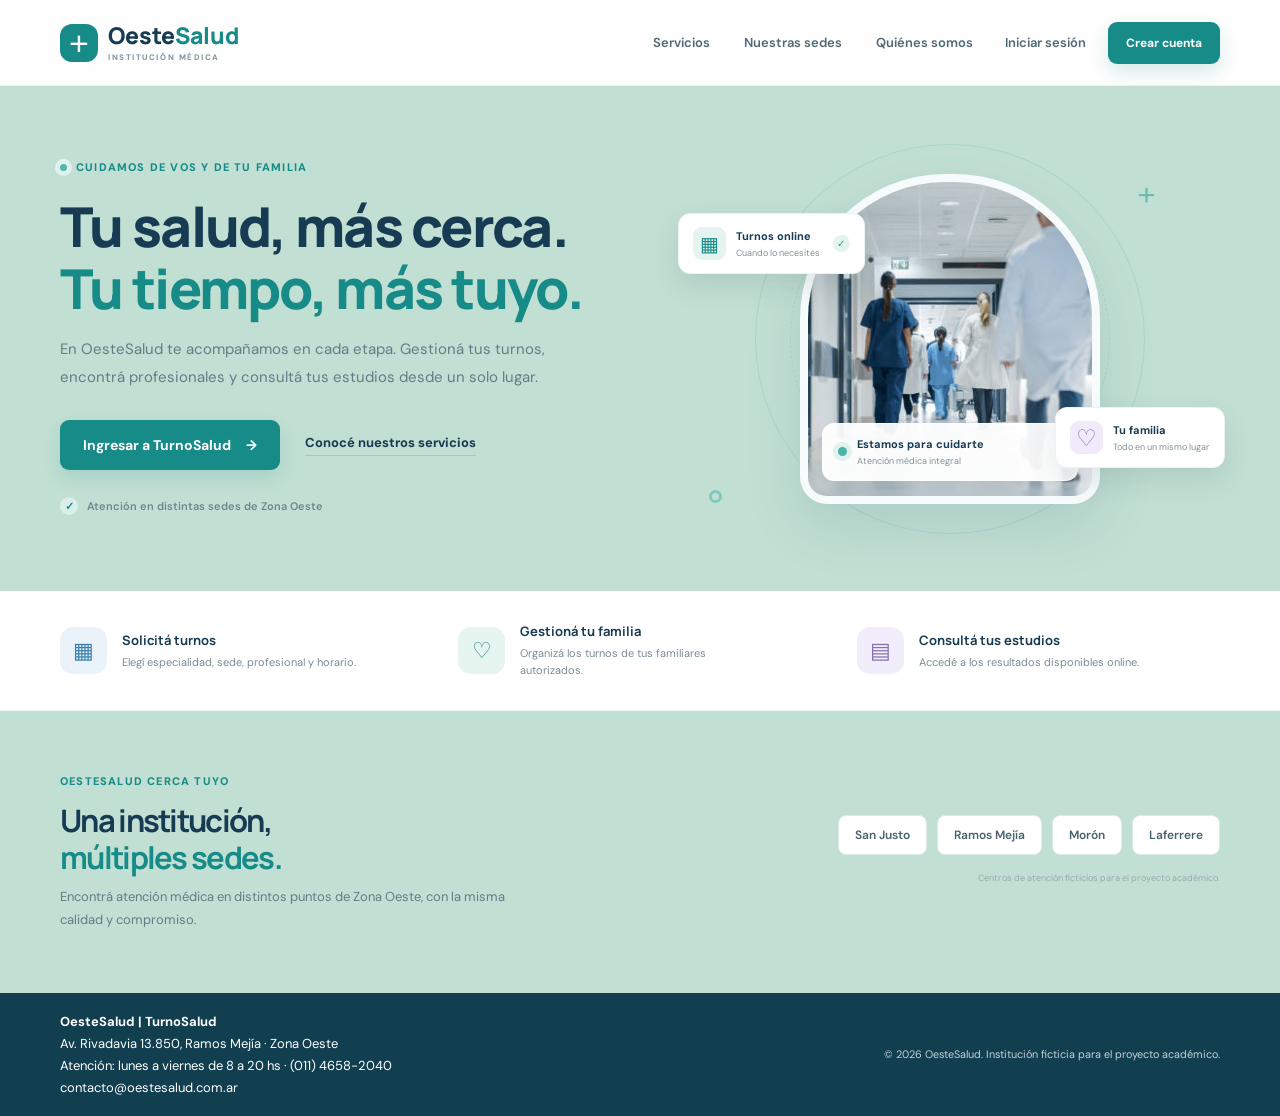
<file: index.html>
<!doctype html>
<html lang="es">
  <head>
    <meta charset="UTF-8" />
    <meta name="viewport" content="width=device-width, initial-scale=1.0" />
    <title>OesteSalud | Atención médica más simple</title>
    <link rel="stylesheet" href="css/styles.css" />
    <link rel="preconnect" href="https://fonts.googleapis.com" />
    <link rel="preconnect" href="https://fonts.gstatic.com" crossorigin />
    <link
      href="https://fonts.googleapis.com/css2?family=DM+Sans:wght@400;500;600;700&family=Manrope:wght@600;700;800&display=swap"
      rel="stylesheet"
    />
  </head>
  <body>
    <header class="site-header">
      <div class="container nav-wrap">
        <a class="brand" href="#" aria-label="OesteSalud, inicio">
          <span class="brand-mark" aria-hidden="true">+</span>
          <span
            >Oeste<span class="brand-accent">Salud</span
            ><small>INSTITUCIÓN MÉDICA</small></span
          >
        </a>

        <nav class="main-nav" aria-label="Navegación principal">
          <a href="#servicios">Servicios</a>
          <a href="#sedes">Nuestras sedes</a>
          <a href="#nosotros">Quiénes somos</a>
        </nav>

        <div class="nav-actions">
          <a class="login-link" href="pages/iniciar-sesion.html"
            >Iniciar sesión</a
          >
          <a class="button button-small" href="pages/crear-cuenta.html"
            >Crear cuenta</a
          >
        </div>
      </div>
    </header>

    <main>
      <section class="hero">
        <div class="container hero-grid">
          <div class="hero-copy">
            <div class="eyebrow">
              <span></span> Cuidamos de vos y de tu familia
            </div>
            <h1>Tu salud, más cerca.<br /><span>Tu tiempo, más tuyo.</span></h1>
            <p class="hero-description">
              En OesteSalud te acompañamos en cada etapa. Gestioná tus turnos,
              encontrá profesionales y consultá tus estudios desde un solo
              lugar.
            </p>
            <div class="hero-actions">
              <a class="button" href="pages/iniciar-sesion.html"
                >Ingresar a TurnoSalud <span aria-hidden="true">→</span></a
              >
              <a class="text-action" href="javascript:void(0)"
                >Conocé nuestros servicios</a
              >
            </div>
            <div class="trust-note">
              <span class="check-icon">✓</span>
              Atención en distintas sedes de Zona Oeste
            </div>
          </div>

          <div
            class="hero-visual"
            aria-label="Fotografía de una institución de salud"
          >
            <div class="visual-orbit orbit-one"></div>
            <div class="visual-orbit orbit-two"></div>
            <div class="visual-card card-main">
              <img
                class="institution-photo"
                src="images/oestesalud-institucion.png"
                alt="Pasillo de una institución médica con profesionales de salud"
              />
              <div class="visual-caption">
                <span class="caption-dot"></span>
                <div>
                  <strong>Estamos para cuidarte</strong
                  ><small>Atención médica integral</small>
                </div>
              </div>
            </div>
            <div class="floating-card appointment-card">
              <span class="calendar-icon">▦</span>
              <div>
                <strong>Turnos online</strong><small>Cuando lo necesites</small>
              </div>
              <span class="mini-check">✓</span>
            </div>
            <div class="floating-card family-card">
              <span class="family-icon">♡</span>
              <div>
                <strong>Tu familia</strong><small>Todo en un mismo lugar</small>
              </div>
            </div>
            <div class="decor decor-plus">+</div>
            <div class="decor decor-circle"></div>
          </div>
        </div>
      </section>

      <section class="quick-benefits" id="servicios">
        <div class="container benefits-grid">
          <article class="benefit">
            <div class="benefit-icon icon-blue">▦</div>
            <div>
              <h3>Solicitá turnos</h3>
              <p>Elegí especialidad, sede, profesional y horario.</p>
            </div>
          </article>
          <article class="benefit">
            <div class="benefit-icon icon-mint">♡</div>
            <div>
              <h3>Gestioná tu familia</h3>
              <p>Organizá los turnos de tus familiares autorizados.</p>
            </div>
          </article>
          <article class="benefit">
            <div class="benefit-icon icon-lilac">▤</div>
            <div>
              <h3>Consultá tus estudios</h3>
              <p>Accedé a los resultados disponibles online.</p>
            </div>
          </article>
        </div>
      </section>

      <section class="locations" id="sedes">
        <div class="container locations-inner">
          <div>
            <span class="section-kicker">OESTESALUD CERCA TUYO</span>
            <h2>Una institución,<br /><span>múltiples sedes.</span></h2>
            <p>
              Encontrá atención médica en distintos puntos de Zona Oeste, con la
              misma calidad y compromiso.
            </p>
          </div>
          <div class="location-tags">
            <span>San Justo</span><span>Ramos Mejía</span><span>Morón</span
            ><span>Laferrere</span>
            <small
              >Centros de atención ficticios para el proyecto académico.</small
            >
          </div>
        </div>
      </section>
    </main>

    <footer id="nosotros">
      <div class="container footer-inner">
        <div>
          <strong>OesteSalud | TurnoSalud</strong>
          <p>Av. Rivadavia 13.850, Ramos Mejía · Zona Oeste</p>
          <p>Atención: lunes a viernes de 8 a 20 hs · (011) 4658-2040</p>
          <a href="mailto:contacto@oestesalud.com.ar"
            >contacto@oestesalud.com.ar</a
          >
        </div>
        <small
          >© 2026 OesteSalud. Institución ficticia para el proyecto
          académico.</small
        >
      </div>
    </footer>
  </body>
</html>
</file>
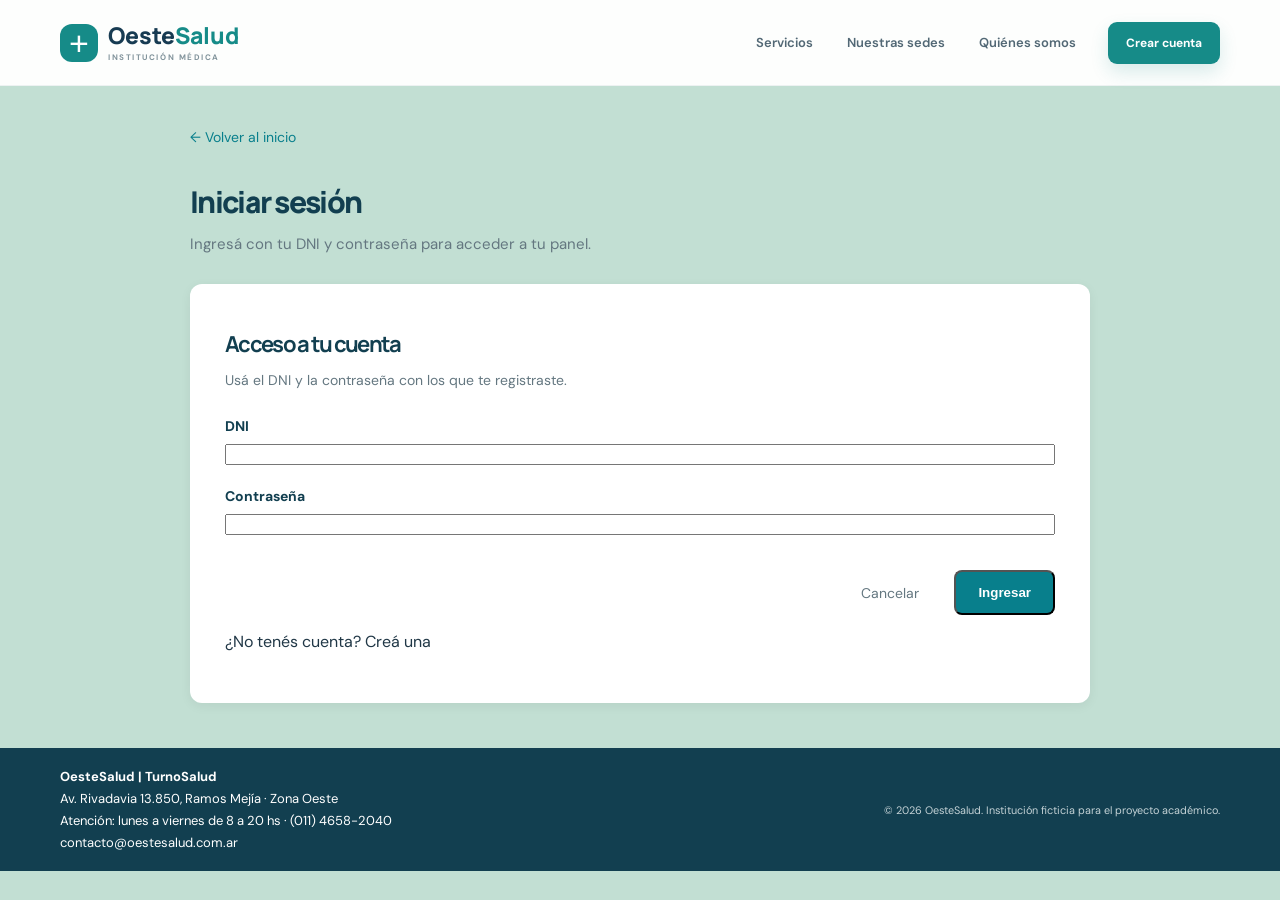
<file: pages/agregar-familiar.html>
<!doctype html>
<html lang="es">
  <head>
    <meta charset="UTF-8" />
    <meta name="viewport" content="width=device-width, initial-scale=1.0" />
    <title>Agregar familiar | TurnoSalud</title>
    <link rel="stylesheet" href="../css/styles.css" />
    <link rel="preconnect" href="https://fonts.googleapis.com" />
    <link rel="preconnect" href="https://fonts.gstatic.com" crossorigin />
    <link
      href="https://fonts.googleapis.com/css2?family=DM+Sans:wght@400;500;600;700&family=Manrope:wght@600;700;800&display=swap"
      rel="stylesheet"
    />
  </head>
  <body>
    <header class="site-header">
      <div class="container nav-wrap">
        <a
          class="brand"
          href="panel-principal.html"
          aria-label="OesteSalud, inicio"
        >
          <span class="brand-mark" aria-hidden="true">+</span>
          <span
            >Oeste<span class="brand-accent">Salud</span
            ><small>INSTITUCIÓN MÉDICA</small></span
          >
        </a>

        <div class="nav-actions logged-in-actions">
          <a class="login-link" href="mi-perfil.html" id="profileLink"
            >Mi perfil</a
          >
          <a class="button button-small" href="../index.html" id="logoutLink"
            >Cerrar sesión</a
          >
        </div>
      </div>
    </header>

    <main class="booking-container family-container">
      <div class="booking-header">
        <a href="panel-principal.html" class="back-link">← Volver al panel</a>
        <h1>Mi familia</h1>
        <p>Administrá las personas que pueden atenderse desde tu cuenta.</p>
      </div>

      <div class="family-workspace">
        <aside class="family-overview">
          <div class="family-overview-icon" aria-hidden="true">♡</div>
          <h2>Personas vinculadas</h2>
          <p>
            Los familiares que agregues aparecerán por nombre en el selector de
            paciente al solicitar un turno.
          </p>
          <div id="familyList" class="family-list"></div>
        </aside>

        <section class="booking-form">
          <h2>Agregar familiar</h2>
          <p class="form-description">
            Completá sus datos tal como aparecen en su documento.
          </p>
          <form id="familyForm">
            <div class="family-form-grid">
              <div class="form-group">
                <label for="firstName">Nombre</label>
                <input
                  id="firstName"
                  name="firstName"
                  autocomplete="given-name"
                  required
                />
              </div>
              <div class="form-group">
                <label for="lastName">Apellido</label>
                <input
                  id="lastName"
                  name="lastName"
                  autocomplete="family-name"
                  required
                />
              </div>
              <div class="form-group">
                <label for="dni">DNI</label>
                <input
                  id="dni"
                  name="dni"
                  inputmode="numeric"
                  pattern="[0-9. ]{7,12}"
                  title="Ingresá un DNI válido"
                  required
                />
              </div>
              <div class="form-group">
                <label for="relationship">Vínculo</label>
                <select id="relationship" name="relationship" required>
                  <option value="">Seleccionar vínculo</option>
                  <option>Hijo/a</option>
                  <option>Pareja</option>
                  <option>Madre/Padre</option>
                  <option>Otro familiar</option>
                </select>
              </div>
            </div>
            <p class="family-message" id="familyMessage" role="status"></p>
            <div class="form-buttons">
              <a href="panel-principal.html" class="btn-cancel">Cancelar</a>
              <button type="submit" class="btn-primary">
                Guardar familiar
              </button>
            </div>
          </form>
        </section>
      </div>
    </main>

    <footer>
      <div class="container footer-inner footer-simple">
        © 2026 OesteSalud | TurnoSalud. Todos los derechos reservados.
      </div>
    </footer>

    <script>
      // 1. Usuario logueado
      const activeUser = JSON.parse(
        sessionStorage.getItem("oestesalud-usuario-activo") || "null",
      );
      if (!activeUser) {
        window.location.href = "iniciar-sesion.html";
      }

      // 2. Logout
      const logoutLink = document.getElementById("logoutLink");
      if (logoutLink) {
        logoutLink.addEventListener("click", () => {
          sessionStorage.removeItem("oestesalud-usuario-activo");
        });
      }

      // 3. Familiares del usuario logueado
      const familyStorageKey = "oestesalud-familia";
      const familyForm = document.getElementById("familyForm");
      const familyMessage = document.getElementById("familyMessage");
      const familyList = document.getElementById("familyList");

      function getAllFamily() {
        return JSON.parse(localStorage.getItem(familyStorageKey) || "[]");
      }

      function getFamilyMembers() {
        return getAllFamily().filter((m) => m.userDni === activeUser.dni);
      }

      function renderFamilyMembers() {
        familyList.replaceChildren();
        const members = getFamilyMembers();
        if (members.length === 0) {
          const emptyMessage = document.createElement("p");
          emptyMessage.className = "family-empty";
          emptyMessage.textContent = "Todavía no agregaste familiares.";
          familyList.appendChild(emptyMessage);
          return;
        }
        members.forEach((member) => {
          const item = document.createElement("article");
          item.className = "family-record";
          const name = document.createElement("strong");
          name.textContent = member.fullName;
          const detail = document.createElement("span");
          detail.textContent = `${member.relationship} · DNI ${member.dni}`;
          item.append(name, detail);
          familyList.appendChild(item);
        });
      }

      familyForm.addEventListener("submit", (event) => {
        event.preventDefault();
        const formData = new FormData(familyForm);
        const firstName = formData.get("firstName").trim();
        const lastName = formData.get("lastName").trim();
        const member = {
          fullName: `${firstName} ${lastName}`,
          dni: formData.get("dni").trim(),
          relationship: formData.get("relationship"),
          userDni: activeUser.dni,
        };

        const all = getAllFamily();

        // Validar DNI duplicado SOLO entre los familiares del mismo usuario
        const mine = all.filter((m) => m.userDni === activeUser.dni);
        if (mine.some((item) => item.dni === member.dni)) {
          familyMessage.textContent = "Ya agregaste a una persona con ese DNI.";
          return;
        }

        try {
          localStorage.setItem(
            familyStorageKey,
            JSON.stringify([...all, member]),
          );
          familyForm.reset();
          familyMessage.textContent = `${member.fullName} ya está disponible para seleccionar al pedir un turno.`;
          renderFamilyMembers();
        } catch {
          familyMessage.textContent =
            "No se pudo guardar el familiar en este navegador. Probá nuevamente.";
        }
      });

      renderFamilyMembers();
    </script>
  </body>
</html>
</file>
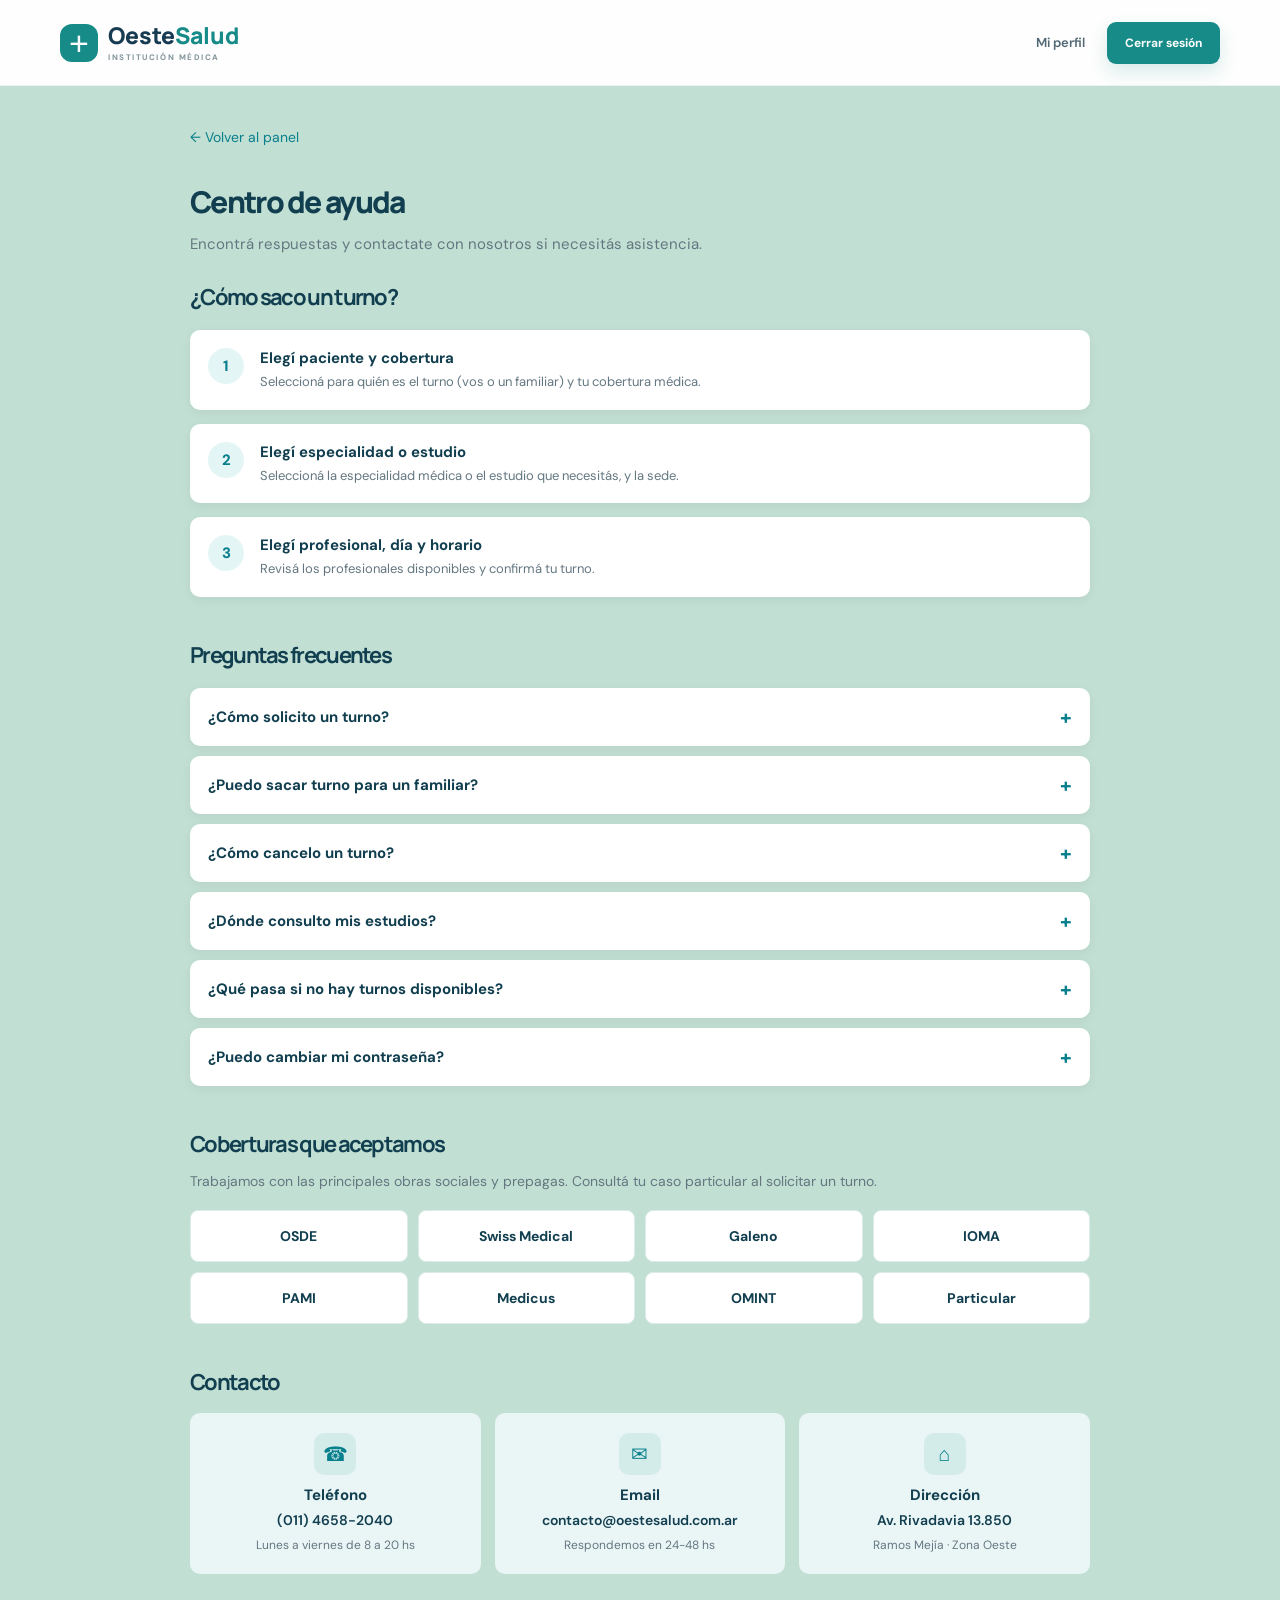
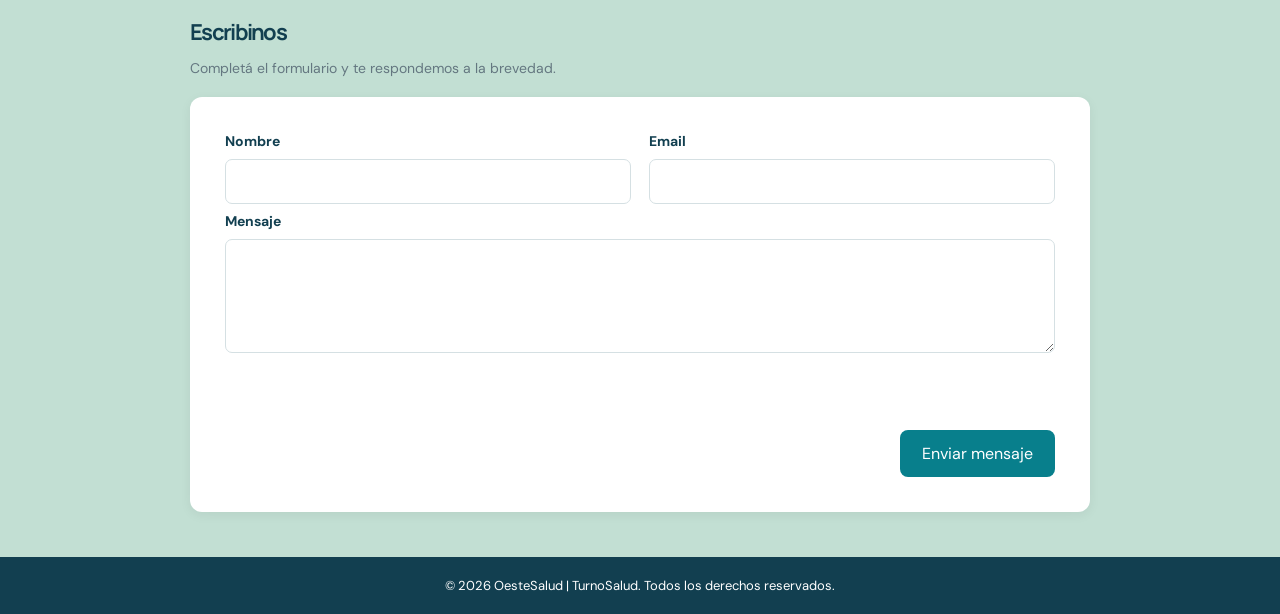
<file: pages/centro-ayuda.html>
<!doctype html>
<html lang="es">
  <head>
    <meta charset="UTF-8" />
    <meta name="viewport" content="width=device-width, initial-scale=1.0" />
    <title>Centro de ayuda | TurnoSalud</title>
    <link rel="stylesheet" href="../css/styles.css" />
    <link rel="preconnect" href="https://fonts.googleapis.com" />
    <link rel="preconnect" href="https://fonts.gstatic.com" crossorigin />
    <link
      href="https://fonts.googleapis.com/css2?family=DM+Sans:wght@400;500;600;700&family=Manrope:wght@600;700;800&display=swap"
      rel="stylesheet"
    />
  </head>

  <body>
    <header class="site-header">
      <div class="container nav-wrap">
        <a
          class="brand"
          href="panel-principal.html"
          aria-label="OesteSalud, inicio"
        >
          <span class="brand-mark" aria-hidden="true">+</span>
          <span
            >Oeste<span class="brand-accent">Salud</span
            ><small>INSTITUCIÓN MÉDICA</small></span
          >
        </a>

        <div class="nav-actions logged-in-actions">
          <a class="login-link" href="mi-perfil.html" id="profileLink"
            >Mi perfil</a
          >
          <a class="button button-small" href="../index.html" id="logoutLink"
            >Cerrar sesión</a
          >
        </div>
      </div>
    </header>

    <main class="booking-container help-container">
      <div class="booking-header">
        <a href="panel-principal.html" class="back-link">← Volver al panel</a>
        <h1>Centro de ayuda</h1>
        <p>
          Encontrá respuestas y contactate con nosotros si necesitás asistencia.
        </p>
      </div>

      <!-- GUÍA RÁPIDA -->
      <section class="help-section">
        <h2>¿Cómo saco un turno?</h2>
        <div class="help-steps">
          <div class="help-step">
            <span class="help-step-number">1</span>
            <div>
              <h3>Elegí paciente y cobertura</h3>
              <p>
                Seleccioná para quién es el turno (vos o un familiar) y tu
                cobertura médica.
              </p>
            </div>
          </div>
          <div class="help-step">
            <span class="help-step-number">2</span>
            <div>
              <h3>Elegí especialidad o estudio</h3>
              <p>
                Seleccioná la especialidad médica o el estudio que necesitás, y
                la sede.
              </p>
            </div>
          </div>
          <div class="help-step">
            <span class="help-step-number">3</span>
            <div>
              <h3>Elegí profesional, día y horario</h3>
              <p>Revisá los profesionales disponibles y confirmá tu turno.</p>
            </div>
          </div>
        </div>
      </section>

      <!-- PREGUNTAS FRECUENTES -->
      <section class="help-section">
        <h2>Preguntas frecuentes</h2>
        <div class="faq-list">
          <details class="faq-item">
            <summary>¿Cómo solicito un turno?</summary>
            <p>
              Ingresá a tu panel, tocá "Solicitar turno" y seguí los pasos:
              elegí paciente, cobertura, especialidad o estudio, sede,
              profesional, día y horario. Al confirmar, el turno queda
              reservado.
            </p>
          </details>

          <details class="faq-item">
            <summary>¿Puedo sacar turno para un familiar?</summary>
            <p>
              Sí. Primero vinculá a tu familiar desde "Mi familia". Después, al
              solicitar un turno, elegilo en el selector de paciente. El turno
              aparecerá en tu panel.
            </p>
          </details>

          <details class="faq-item">
            <summary>¿Cómo cancelo un turno?</summary>
            <p>
              Desde tu panel, en la sección de turnos próximos, tocá "Cancelar
              turno" en el turno que quieras cancelar. Se te pedirá
              confirmación.
            </p>
          </details>

          <details class="faq-item">
            <summary>¿Dónde consulto mis estudios?</summary>
            <p>
              En tu panel, ingresá a "Mis estudios". Ahí vas a ver los estudios
              disponibles para consultar y los que están en proceso.
            </p>
          </details>

          <details class="faq-item">
            <summary>¿Qué pasa si no hay turnos disponibles?</summary>
            <p>
              Si no hay turnos para la combinación de especialidad y sede
              elegida, vas a ver un mensaje de alerta. Probá con otra sede o
              especialidad, o consultanos por teléfono.
            </p>
          </details>

          <details class="faq-item">
            <summary>¿Puedo cambiar mi contraseña?</summary>
            <p>
              Por ahora la contraseña se define al crear la cuenta. Si necesitás
              cambiarla, contactanos por email o teléfono.
            </p>
          </details>
        </div>
      </section>

      <!-- COBERTURAS ACEPTADAS -->
      <section class="help-section">
        <h2>Coberturas que aceptamos</h2>
        <p class="help-section-description">
          Trabajamos con las principales obras sociales y prepagas. Consultá tu
          caso particular al solicitar un turno.
        </p>
        <div class="coverage-grid">
          <div class="coverage-card">OSDE</div>
          <div class="coverage-card">Swiss Medical</div>
          <div class="coverage-card">Galeno</div>
          <div class="coverage-card">IOMA</div>
          <div class="coverage-card">PAMI</div>
          <div class="coverage-card">Medicus</div>
          <div class="coverage-card">OMINT</div>
          <div class="coverage-card">Particular</div>
        </div>
      </section>

      <!-- CONTACTO -->
      <section class="help-section">
        <h2>Contacto</h2>
        <div class="contact-grid">
          <div class="contact-card">
            <span class="contact-icon" aria-hidden="true">☎</span>
            <h3>Teléfono</h3>
            <p>(011) 4658-2040</p>
            <small>Lunes a viernes de 8 a 20 hs</small>
          </div>
          <div class="contact-card">
            <span class="contact-icon" aria-hidden="true">✉</span>
            <h3>Email</h3>
            <p>contacto@oestesalud.com.ar</p>
            <small>Respondemos en 24-48 hs</small>
          </div>
          <div class="contact-card">
            <span class="contact-icon" aria-hidden="true">⌂</span>
            <h3>Dirección</h3>
            <p>Av. Rivadavia 13.850</p>
            <small>Ramos Mejía · Zona Oeste</small>
          </div>
        </div>
      </section>

      <!-- FORMULARIO DE CONTACTO -->
      <section class="help-section">
        <h2>Escribinos</h2>
        <p class="help-section-description">
          Completá el formulario y te respondemos a la brevedad.
        </p>

        <form id="contactForm" class="booking-form help-form" novalidate>
          <div class="family-form-grid">
            <div class="form-group">
              <label for="contactName">Nombre</label>
              <input id="contactName" name="contactName" required />
            </div>
            <div class="form-group">
              <label for="contactEmail">Email</label>
              <input
                id="contactEmail"
                name="contactEmail"
                type="email"
                required
              />
            </div>
          </div>

          <div class="form-group">
            <label for="contactMessage">Mensaje</label>
            <textarea
              id="contactMessage"
              name="contactMessage"
              rows="5"
              required
            ></textarea>
          </div>

          <p class="family-message" id="contactMessageStatus" role="status"></p>

          <div class="form-buttons">
            <button type="submit" class="btn-primary">Enviar mensaje</button>
          </div>
        </form>
      </section>
    </main>

    <footer>
      <div class="container footer-inner footer-simple">
        © 2026 OesteSalud | TurnoSalud. Todos los derechos reservados.
      </div>
    </footer>

    <script>
      // Logout
      const logoutLink = document.getElementById("logoutLink");
      if (logoutLink) {
        logoutLink.addEventListener("click", () => {
          sessionStorage.removeItem("oestesalud-usuario-activo");
        });
      }

      // Formulario de contacto (simulado)
      const contactForm = document.getElementById("contactForm");
      const contactMessageStatus = document.getElementById(
        "contactMessageStatus",
      );

      contactForm.addEventListener("submit", (event) => {
        event.preventDefault();

        const name = document.getElementById("contactName").value.trim();
        const email = document.getElementById("contactEmail").value.trim();
        const message = document.getElementById("contactMessage").value.trim();

        if (!name || !email || !message) {
          contactMessageStatus.textContent = "Completá todos los campos.";
          return;
        }

        // Simular envío
        contactMessageStatus.textContent =
          "¡Gracias por escribirnos! Tu mensaje fue enviado. Te responderemos a la brevedad.";
        contactForm.reset();
      });
    </script>
  </body>
</html>
</file>
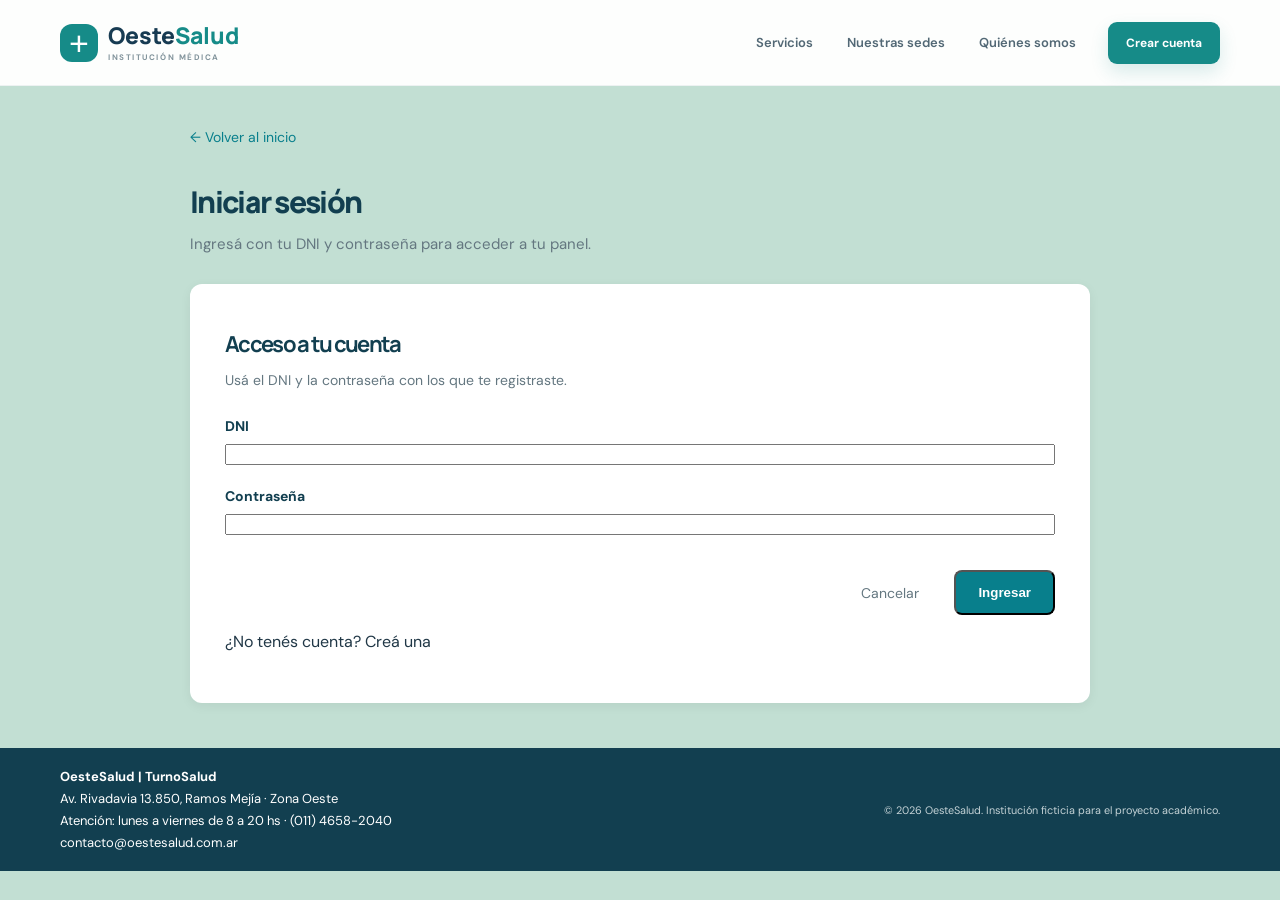
<file: pages/confirmar-turno.html>
<!doctype html>
<html lang="es">
  <head>
    <meta charset="UTF-8" />
    <meta name="viewport" content="width=device-width, initial-scale=1.0" />
    <title>Confirmar turno | TurnoSalud</title>
    <link rel="stylesheet" href="../css/styles.css" />
    <link rel="preconnect" href="https://fonts.googleapis.com" />
    <link rel="preconnect" href="https://fonts.gstatic.com" crossorigin />
    <link
      href="https://fonts.googleapis.com/css2?family=DM+Sans:wght@400;500;600;700&family=Manrope:wght@600;700;800&display=swap"
      rel="stylesheet"
    />
  </head>

  <body>
    <header class="site-header">
      <div class="container nav-wrap">
        <a
          class="brand"
          href="panel-principal.html"
          aria-label="OesteSalud, inicio"
        >
          <span class="brand-mark" aria-hidden="true">+</span>
          <span
            >Oeste<span class="brand-accent">Salud</span
            ><small>INSTITUCIÓN MÉDICA</small></span
          >
        </a>

        <div class="nav-actions logged-in-actions">
          <a class="login-link" href="mi-perfil.html" id="profileLink"
            >Mi perfil</a
          >
          <a class="button button-small" href="../index.html" id="logoutLink"
            >Cerrar sesión</a
          >
        </div>
      </div>
    </header>

    <main class="confirmation-container">
      <div class="confirmation-header">
        <a href="profesionales-disponibilidad.html" class="back-link">
          ← Volver a profesionales y horarios
        </a>

        <h1>Confirmación del turno</h1>
        <p>
          Revisá que los datos sean correctos antes de confirmar tu reserva.
        </p>
      </div>

      <!-- INDICADOR DE PASOS -->
      <div class="booking-steps">
        <div class="step completed">
          <span>✓</span>
          <p>Datos del turno</p>
        </div>
        <div class="step completed">
          <span>✓</span>
          <p>Profesional y horario</p>
        </div>
        <div class="step active">
          <span>3</span>
          <p>Confirmación</p>
        </div>
      </div>

      <!-- RESUMEN DEL TURNO (dinámico) -->
      <section class="confirmation-card" id="confirmationDetails">
        <div class="confirmation-card-header">
          <h2>Resumen de tu turno</h2>
          <span class="review-label">Pendiente de confirmación</span>
        </div>

        <!-- DATOS DEL PACIENTE -->
        <div class="confirmation-section">
          <h3>Datos del paciente</h3>
          <div class="detail-row">
            <span>Paciente</span>
            <strong id="confirmationPatient">—</strong>
          </div>
          <div class="detail-row">
            <span>DNI</span>
            <strong id="confirmationPatientDni">—</strong>
          </div>
        </div>

        <!-- COBERTURA -->
        <div class="confirmation-section">
          <h3>Cobertura médica</h3>
          <div class="detail-row">
            <span>Tipo de cobertura</span>
            <strong id="confirmationCoverage">—</strong>
          </div>
          <div class="detail-row">
            <span id="confirmationServiceLabel">Prestación</span>
            <strong id="confirmationService">—</strong>
          </div>
        </div>

        <!-- PROFESIONAL Y SEDE -->
        <div class="confirmation-section">
          <h3>Centro y profesional</h3>
          <div class="detail-row">
            <span>Centro de atención</span>
            <strong id="confirmationPlace">—</strong>
          </div>
          <div class="detail-row">
            <span>Profesional</span>
            <strong id="confirmationProfessional">—</strong>
          </div>
          <div class="detail-row">
            <span id="confirmationTypeLabel">Especialidad</span>
            <strong id="confirmationType">—</strong>
          </div>
        </div>

        <!-- FECHA Y HORARIO -->
        <div class="confirmation-section">
          <h3>Fecha y horario</h3>
          <div class="detail-row">
            <span>Fecha</span>
            <strong id="confirmationDate">—</strong>
          </div>
          <div class="detail-row">
            <span>Horario</span>
            <strong id="confirmationTime">—</strong>
          </div>
        </div>

        <!-- BOTONES -->
        <div class="confirmation-buttons">
          <a href="profesionales-disponibilidad.html" class="btn-cancel">
            Modificar datos
          </a>
          <button type="button" class="btn-primary" id="confirmButton">
            Confirmar turno
          </button>
        </div>
      </section>

      <!-- MENSAJE DE RESERVA EXITOSA -->
      <section class="success-message" id="successMessage" hidden>
        <div class="success-icon">✓</div>
        <h2>¡Tu turno fue confirmado!</h2>
        <p>La reserva se realizó correctamente. Te esperamos en OesteSalud.</p>
        <div class="success-details">
          <span>Número de reserva</span>
          <strong id="reservationNumber">—</strong>
        </div>
        <p class="success-note">
          Recordá presentarte unos minutos antes del horario asignado.
        </p>
        <a href="panel-principal.html" class="btn-primary" id="goToPanel">
          Ir a mi panel
        </a>
      </section>
    </main>

    <footer>
      <div class="container footer-inner footer-simple">
        © 2026 OesteSalud | TurnoSalud. Todos los derechos reservados.
      </div>
    </footer>

    <script>
      // 1. Usuario logueado
      const activeUser = JSON.parse(
        sessionStorage.getItem("oestesalud-usuario-activo") || "null",
      );
      if (!activeUser) {
        window.location.href = "iniciar-sesion.html";
      }

      // 2. Logout
      const logoutLink = document.getElementById("logoutLink");
      if (logoutLink) {
        logoutLink.addEventListener("click", () => {
          sessionStorage.removeItem("oestesalud-usuario-activo");
        });
      }

      // 3. Leer solicitud y selección
      const solicitud = JSON.parse(
        sessionStorage.getItem("oestesalud-solicitud") || "null",
      );
      const seleccion = JSON.parse(
        sessionStorage.getItem("oestesalud-seleccion") || "null",
      );

      // Si falta algo, volver al paso correspondiente
      if (!solicitud) {
        window.location.href = "solicitar-turno.html";
      }
      if (!seleccion) {
        window.location.href = "profesionales-disponibilidad.html";
      }

      // 4. Formatear fecha ISO (YYYY-MM-DD) → "Miércoles 25 de noviembre de 2026"
      function formatLongDate(iso) {
        if (!iso) return "—";
        const [year, month, day] = iso.split("-").map(Number);
        const date = new Date(year, month - 1, day);
        const days = [
          "Domingo",
          "Lunes",
          "Martes",
          "Miércoles",
          "Jueves",
          "Viernes",
          "Sábado",
        ];
        const months = [
          "enero",
          "febrero",
          "marzo",
          "abril",
          "mayo",
          "junio",
          "julio",
          "agosto",
          "septiembre",
          "octubre",
          "noviembre",
          "diciembre",
        ];
        return `${days[date.getDay()]} ${day} de ${months[month - 1]} de ${year}`;
      }

      // 5. Pintar resumen
      document.getElementById("confirmationPatient").textContent =
        solicitud.patient || "—";
      document.getElementById("confirmationPatientDni").textContent =
        solicitud.patientDni || "—";
      document.getElementById("confirmationCoverage").textContent =
        solicitud.coverage || "—";
      document.getElementById("confirmationService").textContent =
        solicitud.service || "—";
      document.getElementById("confirmationServiceLabel").textContent =
        solicitud.type === "specialty" ? "Especialidad" : "Estudio";
      document.getElementById("confirmationPlace").textContent =
        seleccion.place || "—";
      document.getElementById("confirmationProfessional").textContent =
        seleccion.professionalName || "—";
      document.getElementById("confirmationTypeLabel").textContent =
        solicitud.type === "specialty" ? "Especialidad" : "Estudio";
      document.getElementById("confirmationType").textContent =
        solicitud.service || "—";
      document.getElementById("confirmationDate").textContent = formatLongDate(
        seleccion.date,
      );
      document.getElementById("confirmationTime").textContent = seleccion.time
        ? `${seleccion.time} hs`
        : "—";

      // 6. Generar número de reserva
      function generateReservationNumber() {
        const random = Math.floor(10000 + Math.random() * 90000);
        return `OS-2026-${random}`;
      }

      // 7. Confirmar turno → guardar en localStorage
      const confirmButton = document.getElementById("confirmButton");

      confirmButton.addEventListener("click", () => {
        const reservationNumber = generateReservationNumber();

        // Objeto del turno
        const turno = {
          id: reservationNumber,
          userDni: activeUser.dni,
          patient: solicitud.patient,
          patientDni: solicitud.patientDni,
          coverage: solicitud.coverage,
          type: solicitud.type,
          service: solicitud.service,
          professional: seleccion.professionalName,
          place: seleccion.place,
          date: seleccion.date,
          time: seleccion.time,
          createdAt: new Date().toISOString(),
        };

        // Guardar en localStorage (array)
        try {
          const turnos = JSON.parse(
            localStorage.getItem("oestesalud-turnos") || "[]",
          );
          turnos.push(turno);
          localStorage.setItem("oestesalud-turnos", JSON.stringify(turnos));
        } catch {
          alert("No se pudo guardar el turno. Probá nuevamente.");
          return;
        }

        // Mostrar éxito
        document.getElementById("confirmationDetails").hidden = true;
        document.getElementById("reservationNumber").textContent =
          reservationNumber;
        document.getElementById("successMessage").hidden = false;
        window.scrollTo({ top: 0, behavior: "smooth" });

        // Limpiar solicitud y selección (ya no se necesitan)
        sessionStorage.removeItem("oestesalud-solicitud");
        sessionStorage.removeItem("oestesalud-seleccion");
      });
    </script>
  </body>
</html>
</file>
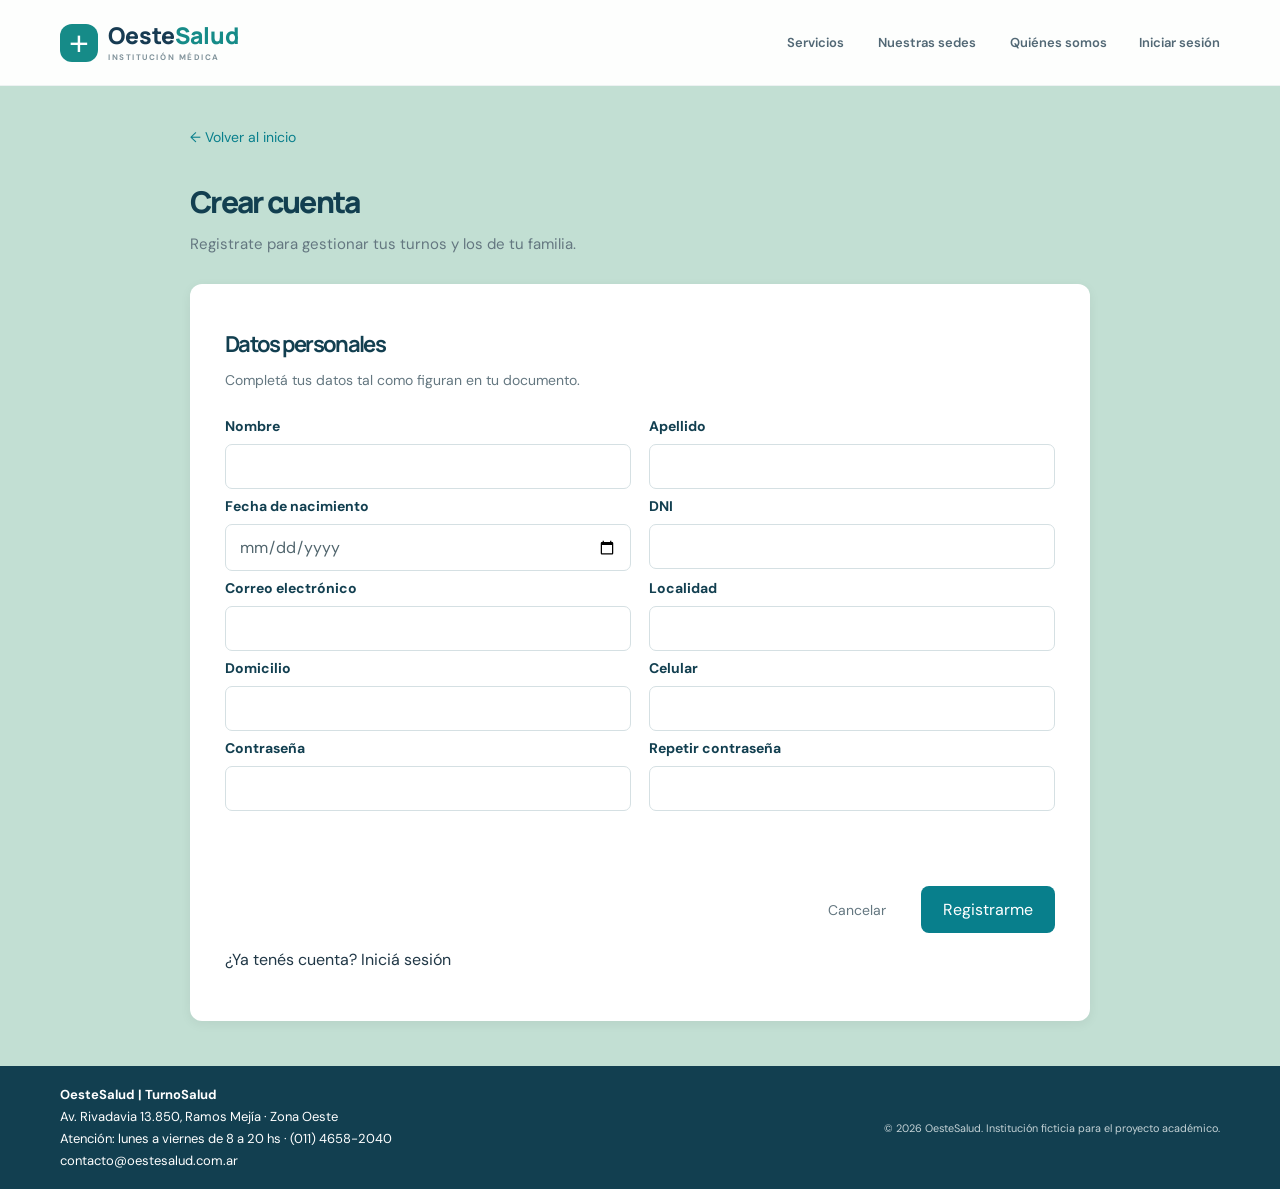
<file: pages/crear-cuenta.html>
<!doctype html>
<html lang="es">
  <head>
    <meta charset="UTF-8" />
    <meta name="viewport" content="width=device-width, initial-scale=1.0" />
    <title>Crear cuenta | TurnoSalud</title>
    <link rel="stylesheet" href="../css/styles.css" />
    <link rel="preconnect" href="https://fonts.googleapis.com" />
    <link rel="preconnect" href="https://fonts.gstatic.com" crossorigin />
    <link
      href="https://fonts.googleapis.com/css2?family=DM+Sans:wght@400;500;600;700&family=Manrope:wght@600;700;800&display=swap"
      rel="stylesheet"
    />
  </head>

  <body>
    <header class="site-header">
      <div class="container nav-wrap">
        <a class="brand" href="../index.html" aria-label="OesteSalud, inicio">
          <span class="brand-mark" aria-hidden="true">+</span>
          <span
            >Oeste<span class="brand-accent">Salud</span
            ><small>INSTITUCIÓN MÉDICA</small></span
          >
        </a>

        <nav class="main-nav" aria-label="Navegación principal">
          <a href="../index.html#servicios">Servicios</a>
          <a href="../index.html#sedes">Nuestras sedes</a>
          <a href="../index.html#nosotros">Quiénes somos</a>
        </nav>

        <div class="nav-actions">
          <a class="login-link" href="iniciar-sesion.html">Iniciar sesión</a>
        </div>
      </div>
    </header>

    <!-- CONTENIDO PRINCIPAL -->
    <main class="booking-container">
      <div class="booking-header">
        <a href="../index.html" class="back-link">← Volver al inicio</a>
        <h1>Crear cuenta</h1>
        <p>Registrate para gestionar tus turnos y los de tu familia.</p>
      </div>

      <!-- FORMULARIO DE REGISTRO -->
      <section class="booking-form" id="registerFormSection">
        <h2>Datos personales</h2>
        <p class="form-description">
          Completá tus datos tal como figuran en tu documento.
        </p>

        <form id="registerForm" novalidate>
          <div class="family-form-grid">
            <div class="form-group">
              <label for="firstName">Nombre</label>
              <input
                id="firstName"
                name="firstName"
                autocomplete="given-name"
                required
              />
            </div>

            <div class="form-group">
              <label for="lastName">Apellido</label>
              <input
                id="lastName"
                name="lastName"
                autocomplete="family-name"
                required
              />
            </div>

            <div class="form-group">
              <label for="birthDate">Fecha de nacimiento</label>
              <input
                id="birthDate"
                name="birthDate"
                type="date"
                max="2010-12-31"
                required
              />
            </div>

            <div class="form-group">
              <label for="dni">DNI</label>
              <input
                id="dni"
                name="dni"
                inputmode="numeric"
                pattern="[0-9.]{7,10}"
                title="Ingresá un DNI válido (sin espacios)"
                required
              />
            </div>

            <div class="form-group">
              <label for="email">Correo electrónico</label>
              <input
                id="email"
                name="email"
                type="email"
                autocomplete="email"
                required
              />
            </div>

            <div class="form-group">
              <label for="locality">Localidad</label>
              <input
                id="locality"
                name="locality"
                autocomplete="address-level2"
                required
              />
            </div>

            <div class="form-group">
              <label for="address">Domicilio</label>
              <input
                id="address"
                name="address"
                autocomplete="street-address"
                required
              />
            </div>

            <div class="form-group">
              <label for="mobile">Celular</label>
              <input
                id="mobile"
                name="mobile"
                type="tel"
                pattern="[0-9+\- ]{6,20}"
                title="Ingresá un número de celular válido"
                required
              />
            </div>

            <div class="form-group">
              <label for="password">Contraseña</label>
              <input
                id="password"
                name="password"
                type="password"
                autocomplete="new-password"
                minlength="6"
                required
              />
            </div>

            <div class="form-group">
              <label for="passwordConfirm">Repetir contraseña</label>
              <input
                id="passwordConfirm"
                name="passwordConfirm"
                type="password"
                autocomplete="new-password"
                minlength="6"
                required
              />
            </div>
          </div>

          <p class="family-message" id="registerMessage" role="status"></p>

          <div class="form-buttons">
            <a href="../index.html" class="btn-cancel">Cancelar</a>
            <button type="submit" class="btn-primary">Registrarme</button>
          </div>
        </form>

        <p class="register-login-link">
          ¿Ya tenés cuenta? <a href="iniciar-sesion.html">Iniciá sesión</a>
        </p>
      </section>

      <!-- MENSAJE DE REGISTRO EXITOSO -->
      <section class="success-message" id="registerSuccess" hidden>
        <div class="success-icon">✓</div>
        <h2>¡Registro exitoso!</h2>
        <p>
          Tu cuenta fue creada correctamente. Ya podés iniciar sesión con tu DNI
          y contraseña.
        </p>
        <div class="success-details">
          <span>Usuario registrado</span>
          <strong id="successDni">—</strong>
        </div>
        <a href="iniciar-sesion.html" class="btn-primary"
          >Ir a iniciar sesión</a
        >
      </section>
    </main>

    <!-- PIE DE PÁGINA -->
    <footer>
      <div class="container footer-inner">
        <div>
          <strong>OesteSalud | TurnoSalud</strong>
          <p>Av. Rivadavia 13.850, Ramos Mejía · Zona Oeste</p>
          <p>Atención: lunes a viernes de 8 a 20 hs · (011) 4658-2040</p>
          <a href="mailto:contacto@oestesalud.com.ar"
            >contacto@oestesalud.com.ar</a
          >
        </div>
        <small
          >© 2026 OesteSalud. Institución ficticia para el proyecto
          académico.</small
        >
      </div>
    </footer>

    <!-- LÓGICA DEL REGISTRO -->
    <script>
      const usersStorageKey = "oestesalud-usuarios";
      const registerForm = document.getElementById("registerForm");
      const registerFormSection = document.getElementById(
        "registerFormSection",
      );
      const registerSuccess = document.getElementById("registerSuccess");
      const registerMessage = document.getElementById("registerMessage");
      const successDni = document.getElementById("successDni");

      function getUsers() {
        return JSON.parse(localStorage.getItem(usersStorageKey) || "[]");
      }

      function normalizeDni(value) {
        return value.replace(/[^0-9]/g, "");
      }

      registerForm.addEventListener("submit", (event) => {
        event.preventDefault();
        registerMessage.textContent = "";

        const formData = new FormData(registerForm);
        const password = formData.get("password");
        const passwordConfirm = formData.get("passwordConfirm");
        const dni = normalizeDni(formData.get("dni"));

        // Validación: contraseñas coinciden
        if (password !== passwordConfirm) {
          registerMessage.textContent = "Las contraseñas no coinciden.";
          return;
        }

        // Validación: DNI válido
        if (dni.length < 7) {
          registerMessage.textContent = "Ingresá un DNI válido.";
          return;
        }

        // Validación: DNI único
        const users = getUsers();
        if (users.some((user) => user.dni === dni)) {
          registerMessage.textContent =
            "Ya existe una cuenta con ese DNI. Probá iniciar sesión.";
          return;
        }

        // Crear usuario
        const newUser = {
          firstName: (formData.get("firstName") || "").trim(),
          lastName: (formData.get("lastName") || "").trim(),
          birthDate: formData.get("birthDate") || "",
          dni: dni,
          email: (formData.get("email") || "").trim(),
          locality: (formData.get("locality") || "").trim(),
          address: (formData.get("address") || "").trim(),
          mobile: (formData.get("mobile") || "").trim(),
          password: password || "",
        };

        try {
          localStorage.setItem(
            usersStorageKey,
            JSON.stringify([...users, newUser]),
          );

          // Mostrar éxito
          registerFormSection.hidden = true;
          registerSuccess.hidden = false;
          successDni.textContent = `DNI ${dni}`;

          window.scrollTo({ top: 0, behavior: "smooth" });
        } catch {
          registerMessage.textContent =
            "No se pudo guardar la cuenta en este navegador. Probá nuevamente.";
        }
      });
    </script>
  </body>
</html>
</file>
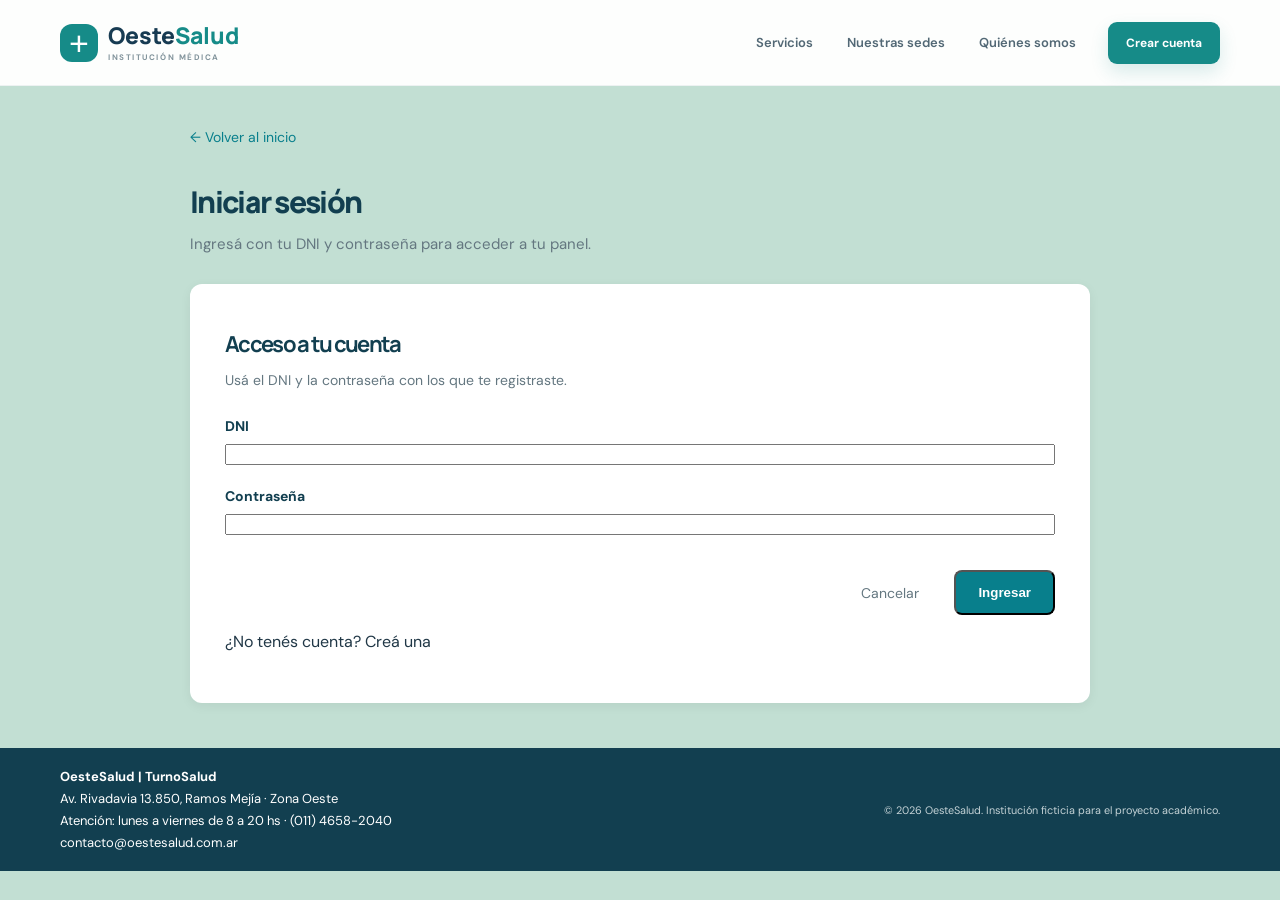
<file: pages/iniciar-sesion.html>
<!doctype html>
<html lang="es">
  <head>
    <meta charset="UTF-8" />
    <meta name="viewport" content="width=device-width, initial-scale=1.0" />
    <title>Iniciar sesión | TurnoSalud</title>
    <link rel="stylesheet" href="../css/styles.css" />
    <link rel="preconnect" href="https://fonts.googleapis.com" />
    <link rel="preconnect" href="https://fonts.gstatic.com" crossorigin />
    <link
      href="https://fonts.googleapis.com/css2?family=DM+Sans:wght@400;500;600;700&family=Manrope:wght@600;700;800&display=swap"
      rel="stylesheet"
    />
  </head>

  <body>
    <header class="site-header">
      <div class="container nav-wrap">
        <a class="brand" href="../index.html" aria-label="OesteSalud, inicio">
          <span class="brand-mark" aria-hidden="true">+</span>
          <span
            >Oeste<span class="brand-accent">Salud</span
            ><small>INSTITUCIÓN MÉDICA</small></span
          >
        </a>

        <nav class="main-nav" aria-label="Navegación principal">
          <a href="../index.html#servicios">Servicios</a>
          <a href="../index.html#sedes">Nuestras sedes</a>
          <a href="../index.html#nosotros">Quiénes somos</a>
        </nav>

        <div class="nav-actions">
          <a class="button button-small" href="crear-cuenta.html"
            >Crear cuenta</a
          >
        </div>
      </div>
    </header>

    <!-- CONTENIDO PRINCIPAL -->
    <main class="booking-container">
      <div class="booking-header">
        <a href="../index.html" class="back-link">← Volver al inicio</a>
        <h1>Iniciar sesión</h1>
        <p>Ingresá con tu DNI y contraseña para acceder a tu panel.</p>
      </div>

      <!-- FORMULARIO DE LOGIN -->
      <section class="booking-form" id="loginFormSection">
        <h2>Acceso a tu cuenta</h2>
        <p class="form-description">
          Usá el DNI y la contraseña con los que te registraste.
        </p>

        <form id="loginForm" novalidate>
          <div class="form-group">
            <label for="dni">DNI</label>
            <input
              id="dni"
              name="dni"
              inputmode="numeric"
              pattern="[0-9.]{7,10}"
              title="Ingresá un DNI válido"
              autocomplete="username"
              required
            />
          </div>

          <div class="form-group">
            <label for="password">Contraseña</label>
            <input
              id="password"
              name="password"
              type="password"
              autocomplete="current-password"
              minlength="6"
              required
            />
          </div>

          <!-- MENSAJE DE ERROR (alerta de la consigna) -->
          <div class="login-error" id="loginError" role="alert" hidden>
            <span class="login-error-icon" aria-hidden="true">!</span>
            <p>
              DNI o contraseña incorrectos. Revisá los datos e intentá
              nuevamente.
            </p>
          </div>

          <div class="form-buttons">
            <a href="../index.html" class="btn-cancel">Cancelar</a>
            <button type="submit" class="btn-primary">Ingresar</button>
          </div>
        </form>

        <p class="register-login-link">
          ¿No tenés cuenta? <a href="crear-cuenta.html">Creá una</a>
        </p>
      </section>
    </main>

    <!-- PIE DE PÁGINA -->
    <footer>
      <div class="container footer-inner">
        <div>
          <strong>OesteSalud | TurnoSalud</strong>
          <p>Av. Rivadavia 13.850, Ramos Mejía · Zona Oeste</p>
          <p>Atención: lunes a viernes de 8 a 20 hs · (011) 4658-2040</p>
          <a href="mailto:contacto@oestesalud.com.ar"
            >contacto@oestesalud.com.ar</a
          >
        </div>
        <small
          >© 2026 OesteSalud. Institución ficticia para el proyecto
          académico.</small
        >
      </div>
    </footer>

    <!-- LÓGICA DEL LOGIN -->
    <script>
      const usersStorageKey = "oestesalud-usuarios";
      const sessionStorageKey = "oestesalud-usuario-activo";
      const loginForm = document.getElementById("loginForm");
      const loginError = document.getElementById("loginError");

      function getUsers() {
        return JSON.parse(localStorage.getItem(usersStorageKey) || "[]");
      }

      function normalizeDni(value) {
        return value.replace(/[^0-9]/g, "");
      }

      loginForm.addEventListener("submit", (event) => {
        event.preventDefault();
        loginError.hidden = true;

        const formData = new FormData(loginForm);
        const dni = normalizeDni(formData.get("dni") || "");
        const password = formData.get("password") || "";

        // Validación básica
        if (dni.length < 7 || password.length < 6) {
          loginError.hidden = false;
          return;
        }

        // Buscar usuario
        const users = getUsers();
        const user = users.find(
          (u) => u.dni === dni && u.password === password,
        );

        if (!user) {
          loginError.hidden = false;
          return;
        }

        // Guardar sesión activa
        try {
          sessionStorage.setItem(sessionStorageKey, JSON.stringify(user));
          window.location.href = "panel-principal.html";
        } catch {
          loginError.hidden = false;
        }
      });
    </script>
  </body>
</html>
</file>
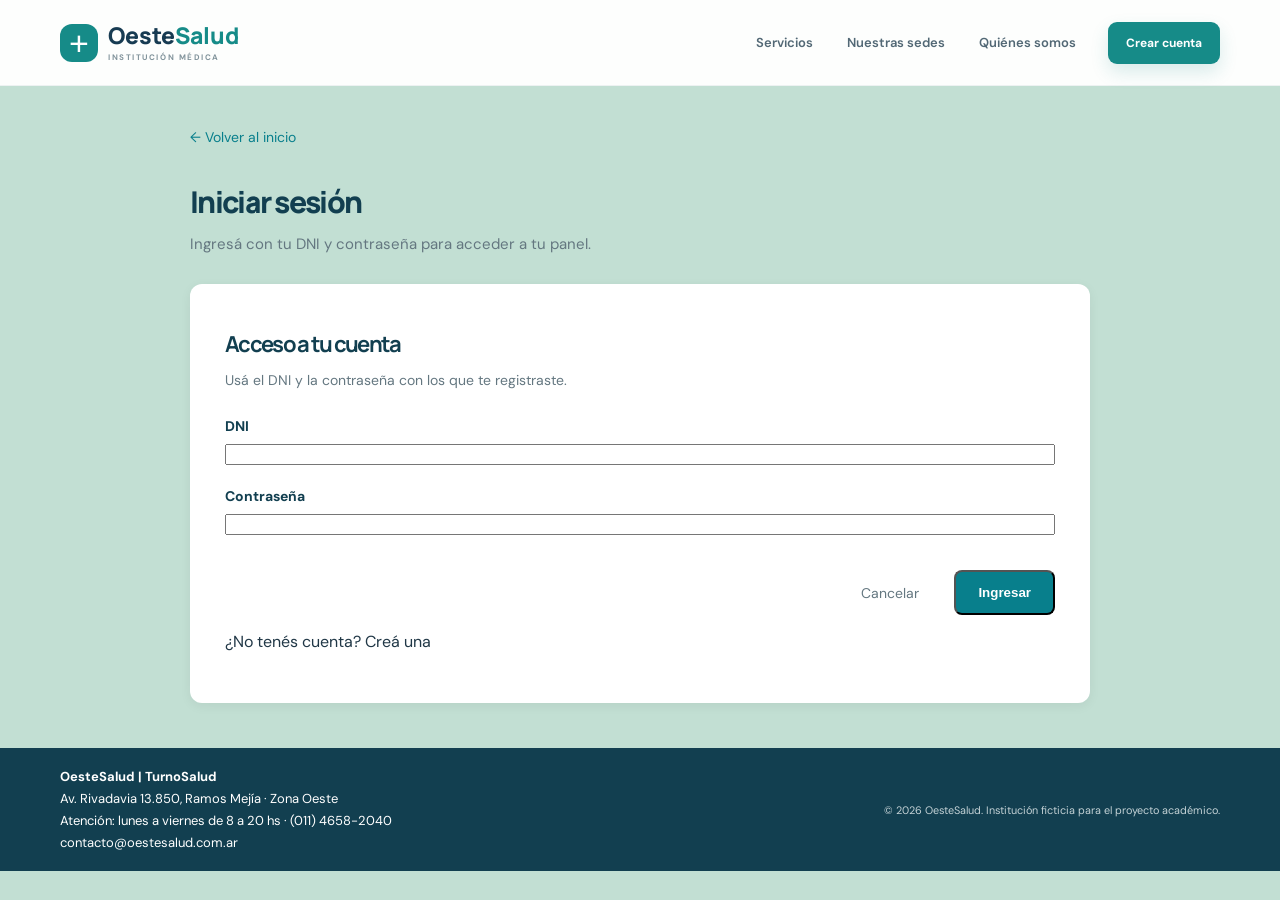
<file: pages/mi-perfil.html>
<!doctype html>
<html lang="es">
  <head>
    <meta charset="UTF-8" />
    <meta name="viewport" content="width=device-width, initial-scale=1.0" />
    <title>Mi perfil | TurnoSalud</title>
    <link rel="stylesheet" href="../css/styles.css" />
    <link rel="preconnect" href="https://fonts.googleapis.com" />
    <link rel="preconnect" href="https://fonts.gstatic.com" crossorigin />
    <link
      href="https://fonts.googleapis.com/css2?family=DM+Sans:wght@400;500;600;700&family=Manrope:wght@600;700;800&display=swap"
      rel="stylesheet"
    />
  </head>

  <body>
    <header class="site-header">
      <div class="container nav-wrap">
        <a
          class="brand"
          href="panel-principal.html"
          aria-label="OesteSalud, inicio"
        >
          <span class="brand-mark" aria-hidden="true">+</span>
          <span
            >Oeste<span class="brand-accent">Salud</span
            ><small>INSTITUCIÓN MÉDICA</small></span
          >
        </a>

        <div class="nav-actions logged-in-actions">
          <a class="login-link" href="#" id="profileLink">Mi perfil</a>
          <a class="button button-small" href="../index.html" id="logoutLink"
            >Cerrar sesión</a
          >
        </div>
      </div>
    </header>

    <!-- CONTENIDO PRINCIPAL -->
    <main class="booking-container">
      <div class="booking-header">
        <a href="panel-principal.html" class="back-link">← Volver al panel</a>
        <h1>Mi perfil</h1>
        <p>Consultá los datos con los que te registraste en TurnoSalud.</p>
      </div>

      <!-- TARJETA DE DATOS -->
      <section class="profile-card" id="profileCard">
        <div class="profile-card-header">
          <div class="profile-avatar" id="profileAvatar">M</div>
          <div>
            <h2 id="profileFullName">—</h2>
            <p id="profileDniLabel">DNI —</p>
          </div>
        </div>

        <div class="profile-section">
          <h3>Datos personales</h3>
          <div class="profile-row">
            <span>Nombre</span>
            <strong id="profileFirstName">—</strong>
          </div>
          <div class="profile-row">
            <span>Apellido</span>
            <strong id="profileLastName">—</strong>
          </div>
          <div class="profile-row">
            <span>Fecha de nacimiento</span>
            <strong id="profileBirthDate">—</strong>
          </div>
          <div class="profile-row">
            <span>DNI</span>
            <strong id="profileDni">—</strong>
          </div>
        </div>

        <div class="profile-section">
          <h3>Datos de contacto</h3>
          <div class="profile-row">
            <span>Correo electrónico</span>
            <strong id="profileEmail">—</strong>
          </div>
          <div class="profile-row">
            <span>Celular</span>
            <strong id="profileMobile">—</strong>
          </div>
          <div class="profile-row">
            <span>Localidad</span>
            <strong id="profileLocality">—</strong>
          </div>
          <div class="profile-row">
            <span>Domicilio</span>
            <strong id="profileAddress">—</strong>
          </div>
        </div>

        <div class="profile-section">
          <h3>Seguridad</h3>
          <div class="profile-row">
            <span>Contraseña</span>
            <strong id="profilePassword">••••••••</strong>
            <button type="button" class="btn-show-password" id="togglePassword">
              Mostrar
            </button>
          </div>
        </div>
      </section>

      <div class="profile-actions">
        <a href="panel-principal.html" class="btn-cancel">Volver al panel</a>
      </div>
    </main>

    <!-- PIE DE PÁGINA -->
    <footer>
      <div class="container footer-inner footer-simple">
        © 2026 OesteSalud | TurnoSalud. Todos los derechos reservados.
      </div>
    </footer>

    <script>
      // 1. Leer usuario logueado
      const activeUser = JSON.parse(
        sessionStorage.getItem("oestesalud-usuario-activo") || "null",
      );

      // 2. Si no hay sesión, redirigir al login
      if (!activeUser) {
        window.location.href = "iniciar-sesion.html";
      }

      // 3. Cargar datos en la vista
      if (activeUser) {
        const firstName = activeUser.firstName || "—";
        const lastName = activeUser.lastName || "—";
        const fullName = `${firstName} ${lastName}`.trim();

        const setText = (id, value) => {
          const el = document.getElementById(id);
          if (el) el.textContent = value;
        };

        setText("profileFirstName", firstName);
        setText("profileLastName", lastName);
        setText("profileFullName", fullName || "—");
        setText("profileDniLabel", `DNI ${activeUser.dni || "—"}`);
        setText("profileDni", activeUser.dni || "—");
        setText("profileBirthDate", formatDate(activeUser.birthDate));
        setText("profileEmail", activeUser.email || "—");
        setText("profileMobile", activeUser.mobile || "—");
        setText("profileLocality", activeUser.locality || "—");
        setText("profileAddress", activeUser.address || "—");

        // Avatar con inicial del nombre
        const avatar = document.getElementById("profileAvatar");
        if (avatar) avatar.textContent = (firstName[0] || "?").toUpperCase();

        // Contraseña oculta
        const passwordEl = document.getElementById("profilePassword");
        const toggleBtn = document.getElementById("togglePassword");
        let passwordVisible = false;

        if (toggleBtn) {
          toggleBtn.addEventListener("click", () => {
            passwordVisible = !passwordVisible;
            passwordEl.textContent = passwordVisible
              ? activeUser.password || "—"
              : "••••••••";
            toggleBtn.textContent = passwordVisible ? "Ocultar" : "Mostrar";
          });
        }
      }

      // Formatear fecha YYYY-MM-DD → DD/MM/YYYY
      function formatDate(value) {
        if (!value) return "—";
        const [year, month, day] = value.split("-");
        if (!year || !month || !day) return value;
        return `${day}/${month}/${year}`;
      }

      // 4. Cerrar sesión
      const logoutLink = document.getElementById("logoutLink");
      if (logoutLink) {
        logoutLink.addEventListener("click", () => {
          sessionStorage.removeItem("oestesalud-usuario-activo");
        });
      }
    </script>
  </body>
</html>
</file>
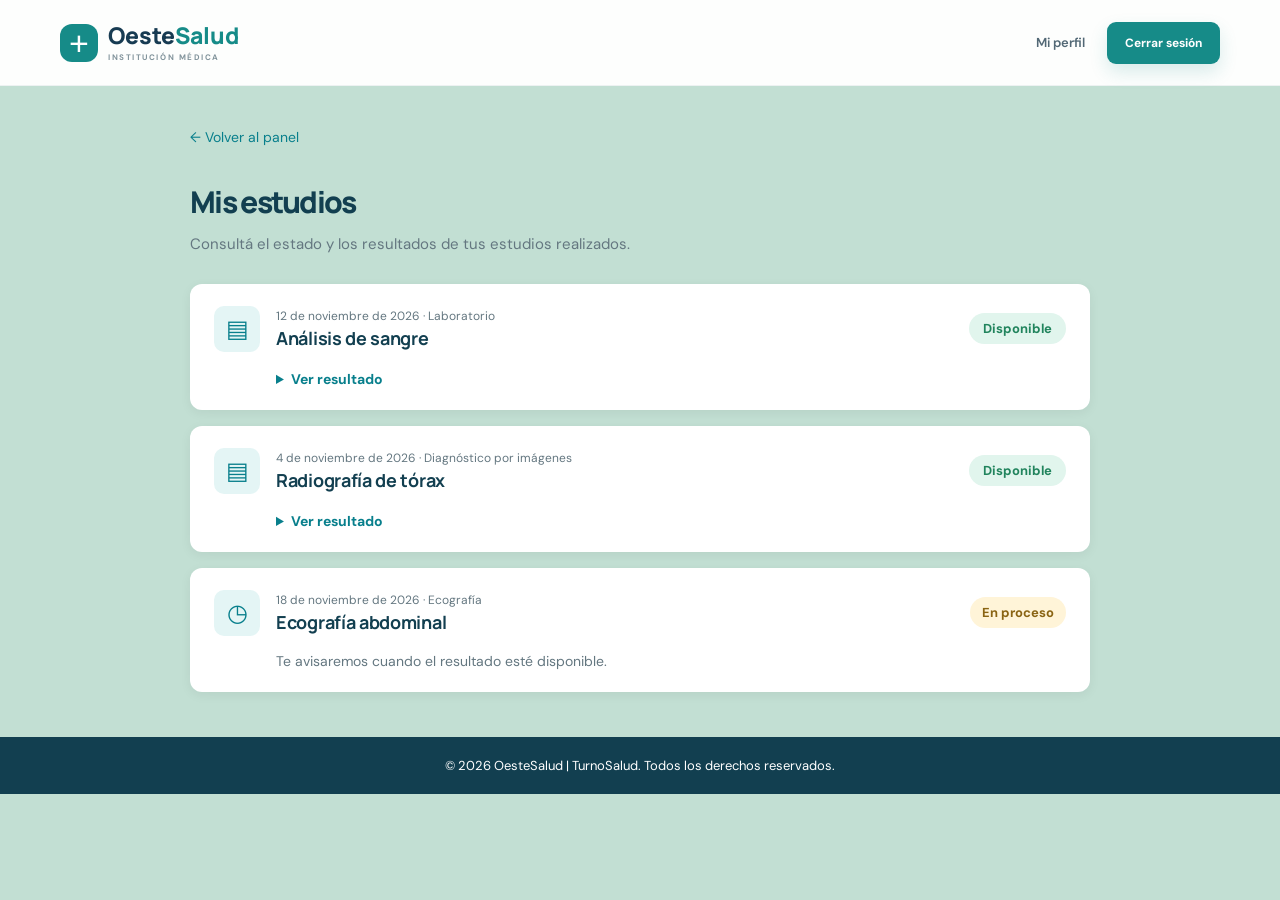
<file: pages/mis-estudios.html>
<!doctype html>
<html lang="es">
  <head>
    <meta charset="UTF-8" />
    <meta name="viewport" content="width=device-width, initial-scale=1.0" />
    <title>Mis estudios | TurnoSalud</title>
    <link rel="stylesheet" href="../css/styles.css" />
    <link rel="preconnect" href="https://fonts.googleapis.com" />
    <link rel="preconnect" href="https://fonts.gstatic.com" crossorigin />
    <link
      href="https://fonts.googleapis.com/css2?family=DM+Sans:wght@400;500;600;700&family=Manrope:wght@600;700;800&display=swap"
      rel="stylesheet"
    />
  </head>
  <body>
    <header class="site-header">
      <div class="container nav-wrap">
        <a
          class="brand"
          href="panel-principal.html"
          aria-label="OesteSalud, inicio"
        >
          <span class="brand-mark" aria-hidden="true">+</span>
          <span
            >Oeste<span class="brand-accent">Salud</span
            ><small>INSTITUCIÓN MÉDICA</small></span
          >
        </a>

        <div class="nav-actions logged-in-actions">
          <a class="login-link" href="mi-perfil.html" id="profileLink"
            >Mi perfil</a
          >
          <a class="button button-small" href="../index.html" id="logoutLink"
            >Cerrar sesión</a
          >
        </div>
      </div>
    </header>

    <main class="booking-container">
      <div class="booking-header">
        <a href="panel-principal.html" class="back-link">← Volver al panel</a>
        <h1>Mis estudios</h1>
        <p>Consultá el estado y los resultados de tus estudios realizados.</p>
      </div>

      <section class="study-list" aria-label="Estudios médicos">
        <!-- ESTUDIO 1: Análisis de sangre -->
        <article class="study-card">
          <div class="study-card-heading">
            <div class="study-icon" aria-hidden="true">▤</div>
            <div>
              <p class="study-date">12 de noviembre de 2026 · Laboratorio</p>
              <h2>Análisis de sangre</h2>
            </div>
            <span class="status">Disponible</span>
          </div>
          <details class="study-result">
            <summary>Ver resultado</summary>
            <p>Informe médico disponible para consulta.</p>
            <p><strong>Sede:</strong> OesteSalud - San Justo</p>
          </details>
        </article>

        <!-- ESTUDIO 2: Radiografía de tórax -->
        <article class="study-card">
          <div class="study-card-heading">
            <div class="study-icon" aria-hidden="true">▤</div>
            <div>
              <p class="study-date">
                4 de noviembre de 2026 · Diagnóstico por imágenes
              </p>
              <h2>Radiografía de tórax</h2>
            </div>
            <span class="status">Disponible</span>
          </div>
          <details class="study-result">
            <summary>Ver resultado</summary>
            <p>Informe médico disponible para consulta.</p>
            <p><strong>Sede:</strong> OesteSalud - Ramos Mejía</p>
          </details>
        </article>

        <!-- ESTUDIO 3: Ecografía abdominal (en proceso) -->
        <article class="study-card">
          <div class="study-card-heading">
            <div class="study-icon study-pending" aria-hidden="true">◷</div>
            <div>
              <p class="study-date">18 de noviembre de 2026 · Ecografía</p>
              <h2>Ecografía abdominal</h2>
            </div>
            <span class="study-status-pending">En proceso</span>
          </div>
          <p class="study-note">
            Te avisaremos cuando el resultado esté disponible.
          </p>
        </article>
      </section>
    </main>

    <footer>
      <div class="container footer-inner footer-simple">
        © 2026 OesteSalud | TurnoSalud. Todos los derechos reservados.
      </div>
    </footer>

    <script>
      const logoutLink = document.getElementById("logoutLink");
      if (logoutLink) {
        logoutLink.addEventListener("click", () => {
          sessionStorage.removeItem("oestesalud-usuario-activo");
        });
      }
    </script>
  </body>
</html>
</file>
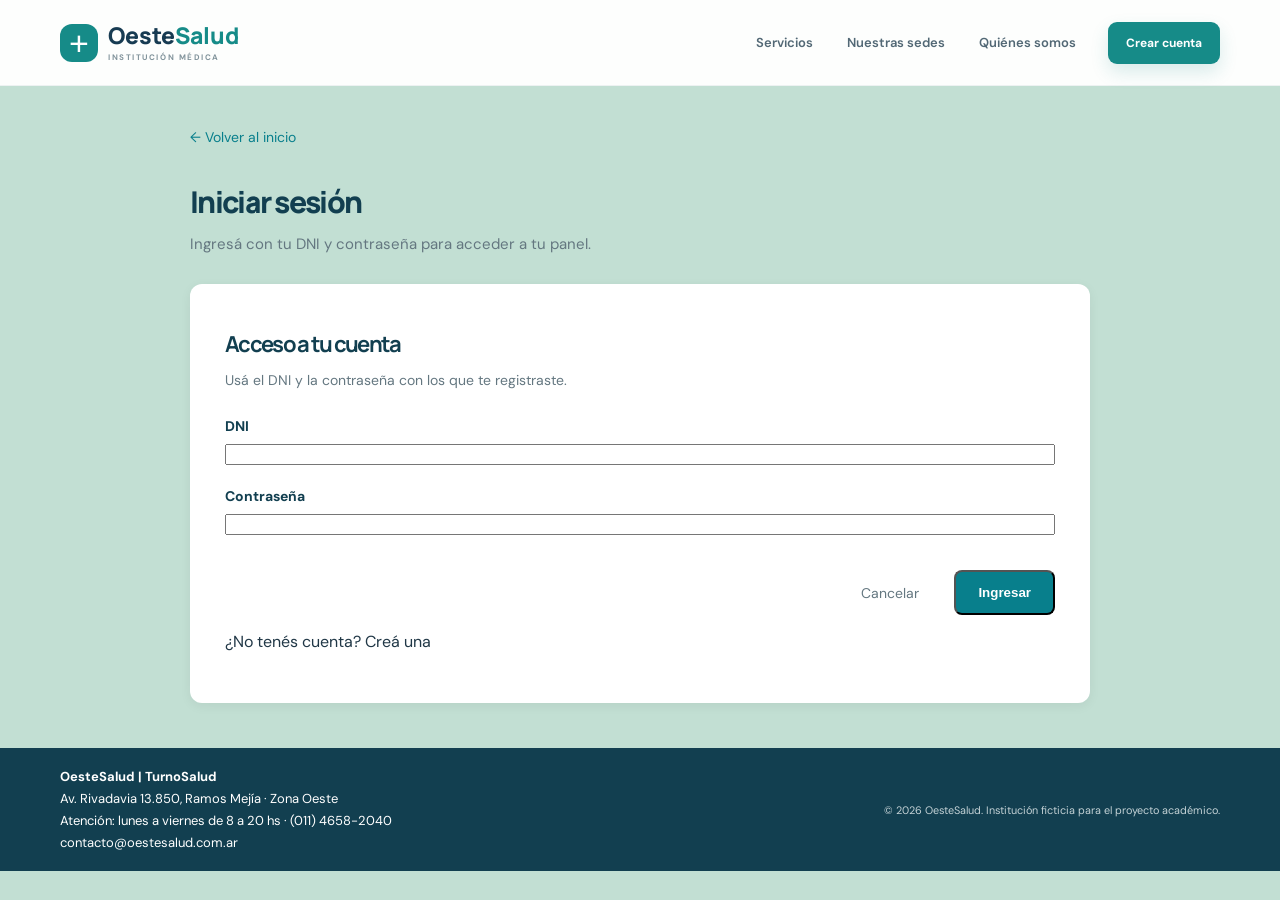
<file: pages/panel-principal.html>
<!doctype html>
<html lang="es">
  <head>
    <meta charset="UTF-8" />
    <meta name="viewport" content="width=device-width, initial-scale=1.0" />
    <title>Mi panel | TurnoSalud - OesteSalud</title>
    <link rel="stylesheet" href="../css/styles.css" />
    <link rel="preconnect" href="https://fonts.googleapis.com" />
    <link rel="preconnect" href="https://fonts.gstatic.com" crossorigin />
    <link
      href="https://fonts.googleapis.com/css2?family=DM+Sans:wght@400;500;600;700&family=Manrope:wght@600;700;800&display=swap"
      rel="stylesheet"
    />
  </head>

  <body>
    <header class="site-header">
      <div class="container nav-wrap">
        <a
          class="brand"
          href="panel-principal.html"
          aria-label="OesteSalud, inicio"
        >
          <span class="brand-mark" aria-hidden="true">+</span>
          <span
            >Oeste<span class="brand-accent">Salud</span
            ><small>INSTITUCIÓN MÉDICA</small></span
          >
        </a>

        <div class="nav-actions logged-in-actions">
          <a class="login-link" href="mi-perfil.html" id="profileLink"
            >Mi perfil</a
          >
          <a class="button button-small" href="../index.html" id="logoutLink"
            >Cerrar sesión</a
          >
        </div>
      </div>
    </header>

    <!-- MODAL DE CONFIRMACIÓN DE CANCELACIÓN -->
    <div class="modal-overlay" id="cancelModal" hidden>
      <div
        class="modal-box"
        role="dialog"
        aria-modal="true"
        aria-labelledby="cancelModalTitle"
      >
        <h2 id="cancelModalTitle">¿Cancelar este turno?</h2>
        <p id="cancelModalText">Esta acción no se puede deshacer.</p>
        <div class="modal-actions">
          <button type="button" class="btn-cancel" id="cancelModalNo">
            Volver
          </button>
          <button type="button" class="btn-primary" id="cancelModalYes">
            Sí, cancelar
          </button>
        </div>
      </div>
    </div>

    <!-- CONTENIDO PRINCIPAL -->
    <main class="dashboard">
      <section class="welcome">
        <div>
          <span class="dashboard-kicker">ESPACIO PERSONAL</span>
          <h1>¡Hola, <span id="userFirstName">Ana María</span>!</h1>
          <p>Bienvenida a tu espacio personal de TurnoSalud.</p>
          <a href="solicitar-turno.html" class="btn-primary"
            >+ Solicitar un turno</a
          >
        </div>
      </section>

      <section class="appointments-layout" aria-label="Turnos próximos">
        <div class="next-appointments">
          <div class="section-heading">
            <div>
              <h2>Otros turnos próximos</h2>
              <label class="turn-horizon" for="turnHorizon"
                >Disponibilidad de los próximos</label
              >
            </div>
            <select id="turnHorizon">
              <option value="all">Todos los turnos</option>
              <option value="7">Próximos 7 días</option>
              <option value="30">Próximos 30 días</option>
            </select>
          </div>
          <div class="appointment-carousel" aria-live="polite">
            <button
              type="button"
              class="carousel-control"
              id="previousAppointment"
              aria-label="Ver turno anterior"
            >
              ‹
            </button>
            <div class="appointment-info" id="appointmentSlide"></div>
            <button
              type="button"
              class="carousel-control"
              id="nextAppointment"
              aria-label="Ver turno siguiente"
            >
              ›
            </button>
          </div>
          <div
            class="carousel-indicators"
            id="appointmentIndicators"
            aria-label="Elegir turno"
          ></div>
        </div>

        <aside class="upcoming-highlight">
          <span class="highlight-label">PRÓXIMO TURNO</span>
          <div class="highlight-date">
            <strong id="nextAppointmentDay">—</strong
            ><span id="nextAppointmentMonth"></span>
          </div>
          <h3 id="nextAppointmentSpecialty">No tenés turnos próximos</h3>
          <p id="nextAppointmentTime"></p>
          <p id="nextAppointmentProfessional">Solicitá tu primer turno</p>
          <p id="nextAppointmentPatient"></p>
          <p id="nextAppointmentPlace"></p>
          <span class="status">Confirmado</span>
        </aside>
      </section>

      <!-- ACCESOS RÁPIDOS -->
      <section class="quick-access">
        <h2>¿Qué necesitás hacer?</h2>

        <div class="access-grid">
          <a href="solicitar-turno.html" class="access-card">
            <div class="access-icon">📅</div>
            <h3>Solicitar turno</h3>
            <p>Buscá especialidades, profesionales y horarios disponibles.</p>
            <span>Ingresar →</span>
          </a>

          <a href="agregar-familiar.html" class="access-card">
            <div class="access-icon">👨‍👩‍👧</div>
            <h3>Mi familia</h3>
            <p>Administrá las personas que pueden atenderse desde tu cuenta.</p>
            <span>Gestionar familia →</span>
          </a>

          <a href="mis-estudios.html" class="access-card">
            <div class="access-icon">📋</div>
            <h3>Mis estudios</h3>
            <p>Consultá y descargá los resultados de tus estudios.</p>
            <span>Ingresar →</span>
          </a>
        </div>
      </section>

      <!-- INFORMACIÓN ADICIONAL -->
      <section class="dashboard-bottom">
        <div class="info-card">
          <h3>Mis datos personales</h3>
          <p>Consultá y actualizá tu información de contacto.</p>
          <a href="mi-perfil.html">Ver mi perfil →</a>
        </div>

        <div class="info-card">
          <h3>¿Necesitás ayuda?</h3>
          <p>Estamos para ayudarte con tus gestiones en TurnoSalud.</p>
          <a href="centro-ayuda.html">Centro de ayuda →</a>
        </div>
      </section>
    </main>

    <!-- PIE DE PÁGINA -->
    <footer>
      <div class="container footer-inner footer-simple">
        © 2026 OesteSalud | TurnoSalud. Todos los derechos reservados.
      </div>
    </footer>

    <script>
      // 1. Leer usuario logueado
      const activeUser = JSON.parse(
        sessionStorage.getItem("oestesalud-usuario-activo") || "null",
      );

      // 2. Si no hay sesión, redirigir al login
      if (!activeUser) {
        window.location.href = "iniciar-sesion.html";
      }

      // 3. Saludo dinámico
      if (activeUser) {
        const firstName = activeUser.firstName || "paciente";
        const firstNameSpan = document.getElementById("userFirstName");
        if (firstNameSpan) firstNameSpan.textContent = firstName;
      }

      // 4. Turnos reales desde localStorage (solo activos)
      const allTurnos = JSON.parse(
        localStorage.getItem("oestesalud-turnos") || "[]",
      );

      // Filtrar solo los del usuario logueado y que NO estén cancelados
      const userTurnos = activeUser
        ? allTurnos.filter(
            (t) => t.userDni === activeUser.dni && t.status !== "cancelled",
          )
        : [];

      // Calcular días que faltan desde hoy
      function daysUntil(isoDate) {
        if (!isoDate) return Infinity;
        const [year, month, day] = isoDate.split("-").map(Number);
        const target = new Date(year, month - 1, day);
        const today = new Date();
        today.setHours(0, 0, 0, 0);
        target.setHours(0, 0, 0, 0);
        return Math.round((target - today) / (1000 * 60 * 60 * 24));
      }

      // Ordenar por fecha + hora (el más próximo primero)
      const sortedTurnos = [...userTurnos].sort((a, b) => {
        const da = new Date(`${a.date}T${a.time || "00:00"}`);
        const db = new Date(`${b.date}T${b.time || "00:00"}`);
        return da - db;
      });

      // Referencias del DOM
      const slide = document.getElementById("appointmentSlide");
      const indicators = document.getElementById("appointmentIndicators");
      const previousButton = document.getElementById("previousAppointment");
      const nextButton = document.getElementById("nextAppointment");
      const turnHorizonSelect = document.getElementById("turnHorizon");

      let activeAppointment = 0;
      let visibleAppointments = [];
      let carouselAppointments = [];

      // Render principal
      function renderAppointments() {
        if (sortedTurnos.length === 0) {
          renderEmptyState();
          return;
        }

        const upcoming = sortedTurnos[0];

        document.getElementById("nextAppointmentDay").textContent =
          upcoming.date ? upcoming.date.split("-")[2] : "—";
        document.getElementById("nextAppointmentMonth").textContent =
          upcoming.date ? getMonthShort(upcoming.date) : "";
        document.getElementById("nextAppointmentSpecialty").textContent =
          upcoming.service || "—";
        document.getElementById("nextAppointmentTime").textContent =
          upcoming.time ? `${upcoming.time} hs` : "";
        document.getElementById("nextAppointmentProfessional").textContent =
          upcoming.professional || "—";
        document.getElementById("nextAppointmentPatient").textContent =
          upcoming.patient ? `Paciente: ${upcoming.patient}` : "";
        document.getElementById("nextAppointmentPlace").textContent =
          upcoming.place ? `Sede: ${upcoming.place}` : "";

        // Filtro por horizonte
        const horizonValue = turnHorizonSelect.value;
        let filteredTurnos;

        if (horizonValue === "all") {
          filteredTurnos = sortedTurnos;
        } else {
          const horizon = Number(horizonValue);
          filteredTurnos = sortedTurnos.filter(
            (t) => daysUntil(t.date) <= horizon,
          );
        }

        visibleAppointments = filteredTurnos;

        if (visibleAppointments.length === 0) {
          slide.innerHTML =
            '<div class="empty-appointments"><strong>No hay turnos en este período.</strong><p>Probá con otro rango o solicitá un nuevo turno.</p></div>';
          indicators.innerHTML = "";
          previousButton.disabled = true;
          nextButton.disabled = true;
          return;
        }

        carouselAppointments = visibleAppointments;
        activeAppointment = Math.min(
          activeAppointment,
          carouselAppointments.length - 1,
        );

        const appointment = carouselAppointments[activeAppointment];

        previousButton.disabled = false;
        nextButton.disabled = false;
        slide.innerHTML = `
          <div class="appointment-icon" aria-hidden="true">✚</div>
          <div class="appointment-details">
            <span class="status">Confirmado</span>
            <h3>${appointment.service || "—"}</h3>
            <p><strong>Paciente:</strong> ${appointment.patient || "—"}</p>
            <p><strong>Profesional:</strong> ${appointment.professional || "—"}</p>
            <p><strong>Fecha:</strong> ${formatLongDate(appointment.date)}</p>
            <p><strong>Horario:</strong> ${appointment.time || "—"} hs</p>
            <p><strong>Sede:</strong> ${appointment.place || "—"}</p>
            <button type="button" class="btn-cancel-turn" data-cancel-id="${appointment.id}">
              Cancelar turno
            </button>
          </div>`;

        indicators.innerHTML = carouselAppointments
          .map(
            (item, index) =>
              `<button type="button" class="${index === activeAppointment ? "active" : ""}" data-index="${index}" aria-label="Ver turno de ${item.service || ""}"></button>`,
          )
          .join("");
      }

      // Estado vacío (sin turnos)
      function renderEmptyState() {
        document.getElementById("nextAppointmentDay").textContent = "—";
        document.getElementById("nextAppointmentMonth").textContent = "";
        document.getElementById("nextAppointmentSpecialty").textContent =
          "No tenés turnos próximos";
        document.getElementById("nextAppointmentTime").textContent = "";
        document.getElementById("nextAppointmentProfessional").textContent =
          "Solicitá tu primer turno";
        document.getElementById("nextAppointmentPatient").textContent = "";
        document.getElementById("nextAppointmentPlace").textContent = "";

        slide.innerHTML =
          '<div class="empty-appointments"><strong>No tenés turnos guardados.</strong><p>Cuando solicites un turno, va a aparecer acá.</p></div>';
        indicators.innerHTML = "";
        previousButton.disabled = true;
        nextButton.disabled = true;
      }

      // Helpers
      function getMonthShort(iso) {
        const months = [
          "ENE",
          "FEB",
          "MAR",
          "ABR",
          "MAY",
          "JUN",
          "JUL",
          "AGO",
          "SEP",
          "OCT",
          "NOV",
          "DIC",
        ];
        const [, month] = iso.split("-").map(Number);
        return months[month - 1] || "";
      }

      function formatLongDate(iso) {
        if (!iso) return "—";
        const [year, month, day] = iso.split("-").map(Number);
        const date = new Date(year, month - 1, day);
        const days = [
          "Domingo",
          "Lunes",
          "Martes",
          "Miércoles",
          "Jueves",
          "Viernes",
          "Sábado",
        ];
        const months = [
          "enero",
          "febrero",
          "marzo",
          "abril",
          "mayo",
          "junio",
          "julio",
          "agosto",
          "septiembre",
          "octubre",
          "noviembre",
          "diciembre",
        ];
        return `${days[date.getDay()]} ${day} de ${months[month - 1]} de ${year}`;
      }

      // Eventos del carousel
      previousButton.addEventListener("click", () => {
        if (carouselAppointments.length === 0) return;
        activeAppointment =
          (activeAppointment - 1 + carouselAppointments.length) %
          carouselAppointments.length;
        renderAppointments();
      });

      nextButton.addEventListener("click", () => {
        if (carouselAppointments.length === 0) return;
        activeAppointment =
          (activeAppointment + 1) % carouselAppointments.length;
        renderAppointments();
      });

      indicators.addEventListener("click", (event) => {
        if (event.target.dataset.index !== undefined) {
          activeAppointment = Number(event.target.dataset.index);
          renderAppointments();
        }
      });

      turnHorizonSelect.addEventListener("change", () => {
        activeAppointment = 0;
        renderAppointments();
      });

      // ========================================
      // CANCELACIÓN DE TURNOS
      // ========================================
      const cancelModal = document.getElementById("cancelModal");
      const cancelModalText = document.getElementById("cancelModalText");
      const cancelModalYes = document.getElementById("cancelModalYes");
      const cancelModalNo = document.getElementById("cancelModalNo");

      let turnToCancel = null;

      function openCancelModal(turno) {
        if (!turno) return;
        turnToCancel = turno;
        cancelModalText.textContent = `¿Cancelar el turno de ${turno.service} con ${turno.professional} el ${formatLongDate(turno.date)} a las ${turno.time} hs?`;
        cancelModal.hidden = false;
      }

      function closeCancelModal() {
        cancelModal.hidden = true;
        turnToCancel = null;
      }

      function cancelTurn() {
        if (!turnToCancel) return;

        const all = JSON.parse(
          localStorage.getItem("oestesalud-turnos") || "[]",
        );

        const updated = all.map((t) =>
          t.id === turnToCancel.id ? { ...t, status: "cancelled" } : t,
        );

        localStorage.setItem("oestesalud-turnos", JSON.stringify(updated));

        closeCancelModal();
        window.location.reload();
      }

      cancelModalYes.addEventListener("click", cancelTurn);
      cancelModalNo.addEventListener("click", closeCancelModal);
      cancelModal.addEventListener("click", (e) => {
        if (e.target === cancelModal) closeCancelModal();
      });

      // Delegación para los botones del carousel
      slide.addEventListener("click", (e) => {
        const btn = e.target.closest("[data-cancel-id]");
        if (!btn) return;
        const id = btn.dataset.cancelId;
        const turno = sortedTurnos.find((t) => t.id === id);
        openCancelModal(turno);
      });

      // Render inicial
      renderAppointments();

      // 5. Cerrar sesión
      const logoutLink = document.getElementById("logoutLink");
      if (logoutLink) {
        logoutLink.addEventListener("click", () => {
          sessionStorage.removeItem("oestesalud-usuario-activo");
        });
      }
    </script>
  </body>
</html>
</file>
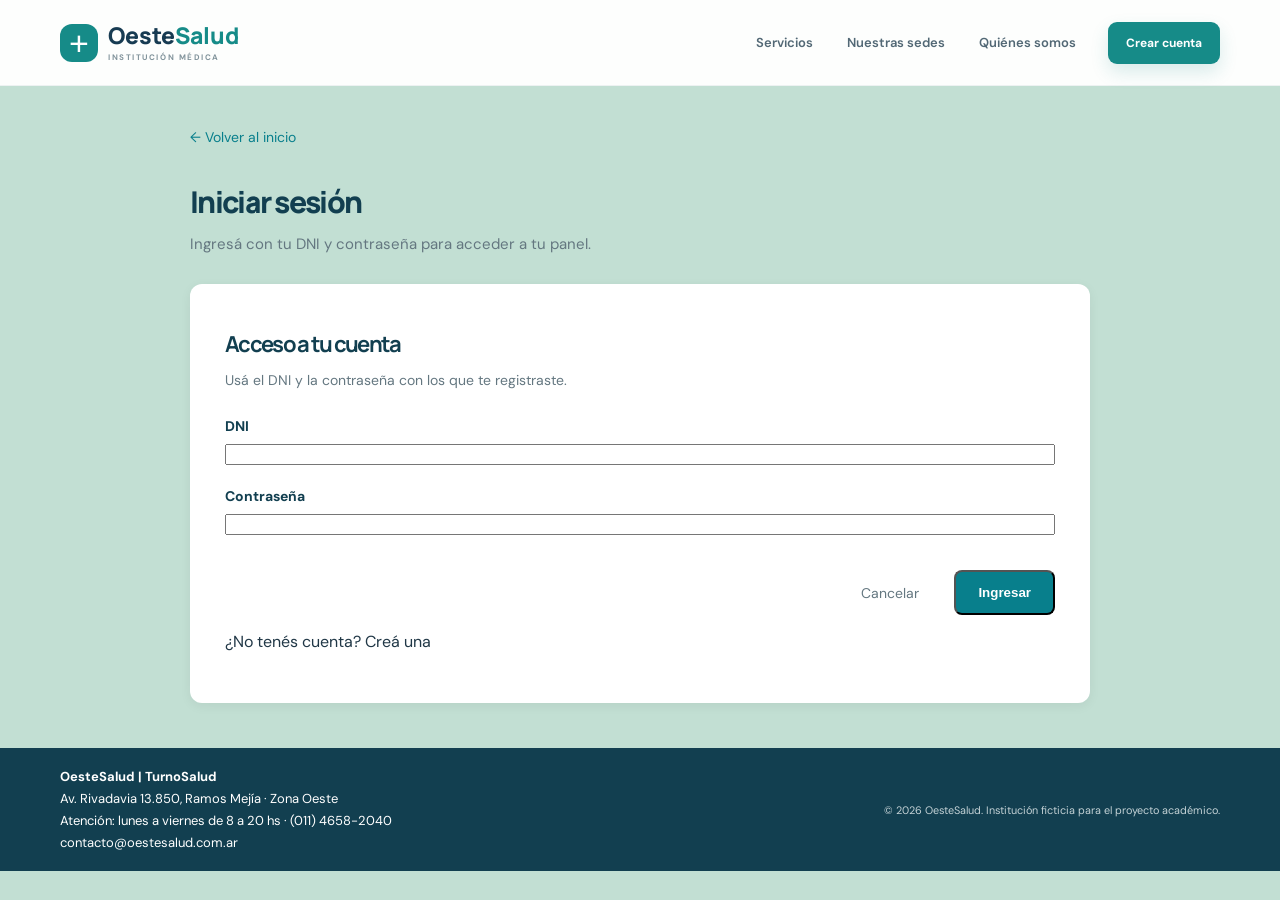
<file: pages/profesionales-disponibilidad.html>
<!doctype html>
<html lang="es">
  <head>
    <meta charset="UTF-8" />
    <meta name="viewport" content="width=device-width, initial-scale=1.0" />
    <title>Profesionales disponibles | TurnoSalud</title>
    <link rel="stylesheet" href="../css/styles.css" />
    <link rel="preconnect" href="https://fonts.googleapis.com" />
    <link rel="preconnect" href="https://fonts.gstatic.com" crossorigin />
    <link
      href="https://fonts.googleapis.com/css2?family=DM+Sans:wght@400;500;600;700&family=Manrope:wght@600;700;800&display=swap"
      rel="stylesheet"
    />
  </head>

  <body>
    <header class="site-header">
      <div class="container nav-wrap">
        <a
          class="brand"
          href="panel-principal.html"
          aria-label="OesteSalud, inicio"
        >
          <span class="brand-mark" aria-hidden="true">+</span>
          <span
            >Oeste<span class="brand-accent">Salud</span
            ><small>INSTITUCIÓN MÉDICA</small></span
          >
        </a>

        <div class="nav-actions logged-in-actions">
          <a class="login-link" href="mi-perfil.html" id="profileLink"
            >Mi perfil</a
          >
          <a class="button button-small" href="../index.html" id="logoutLink"
            >Cerrar sesión</a
          >
        </div>
      </div>
    </header>

    <main class="availability-container">
      <div class="availability-header">
        <a href="solicitar-turno.html" class="back-link">
          ← Volver a los datos del turno
        </a>
        <h1>Profesionales disponibles</h1>
        <p>Elegí el profesional y el horario que mejor se adapte a vos.</p>
      </div>

      <!-- RESUMEN DE LA BÚSQUEDA (dinámico) -->
      <section class="search-summary">
        <div>
          <span id="summaryTypeLabel">Especialidad</span>
          <strong id="summaryService">—</strong>
        </div>
        <div>
          <span>Sede</span>
          <strong id="summaryPlace">—</strong>
        </div>
        <div>
          <span>Cobertura</span>
          <strong id="summaryCoverage">—</strong>
        </div>
        <a href="solicitar-turno.html">Modificar búsqueda</a>
      </section>

      <!-- INDICADOR DE PASOS -->
      <div class="booking-steps">
        <div class="step completed">
          <span>✓</span>
          <p>Datos del turno</p>
        </div>
        <div class="step active">
          <span>2</span>
          <p>Profesional y horario</p>
        </div>
        <div class="step">
          <span>3</span>
          <p>Confirmación</p>
        </div>
      </div>

      <!-- LISTADO DE PROFESIONALES (dinámico) -->
      <section class="professionals-section">
        <h2>Seleccioná un profesional</h2>
        <p class="availability-description" id="availabilityDescription">
          Estos son los profesionales que tienen disponibilidad para la
          especialidad y sede seleccionadas.
        </p>

        <div id="professionalsList"></div>

        <!-- MENSAJE DE ERROR / SIN DISPONIBILIDAD -->
        <div class="login-error" id="availabilityError" role="alert" hidden>
          <span class="login-error-icon" aria-hidden="true">!</span>
          <p>
            No hay turnos disponibles para la combinación seleccionada. Probá
            con otra sede o especialidad.
          </p>
        </div>

        <!-- BOTONES -->
        <div class="availability-buttons">
          <a href="solicitar-turno.html" class="btn-cancel"> Volver </a>
          <button type="button" class="btn-primary" id="continueButton">
            Continuar →
          </button>
        </div>
      </section>
    </main>

    <footer>
      <div class="container footer-inner footer-simple">
        © 2026 OesteSalud | TurnoSalud. Todos los derechos reservados.
      </div>
    </footer>

    <script>
      // 1. Leer usuario logueado
      const activeUser = JSON.parse(
        sessionStorage.getItem("oestesalud-usuario-activo") || "null",
      );
      if (!activeUser) {
        window.location.href = "iniciar-sesion.html";
      }

      // 2. Logout
      const logoutLink = document.getElementById("logoutLink");
      if (logoutLink) {
        logoutLink.addEventListener("click", () => {
          sessionStorage.removeItem("oestesalud-usuario-activo");
        });
      }

      // 3. Leer la solicitud guardada
      const solicitud = JSON.parse(
        sessionStorage.getItem("oestesalud-solicitud") || "null",
      );
      if (!solicitud) {
        window.location.href = "solicitar-turno.html";
      }

      // 4. Pintar resumen de búsqueda
      document.getElementById("summaryTypeLabel").textContent =
        solicitud.type === "specialty" ? "Especialidad" : "Estudio";
      document.getElementById("summaryService").textContent =
        solicitud.service || "—";
      document.getElementById("summaryPlace").textContent =
        solicitud.placeLabel || "—";
      document.getElementById("summaryCoverage").textContent =
        solicitud.coverage || "—";

      // 5. Catálogo de profesionales (simulado)
      // Cada profesional atiende una especialidad o estudio, en una sede, con horarios base.
      const PROFESSIONALS = [
        // ===== ESPECIALIDADES =====
        // Clínica médica
        {
          id: 1,
          name: "Dra. Laura Fernández",
          type: "specialty",
          service: "Clínica médica",
          place: "San Justo",
          slots: ["09:00", "10:30", "14:00"],
        },
        {
          id: 2,
          name: "Dr. Ricardo Martínez",
          type: "specialty",
          service: "Clínica médica",
          place: "San Justo",
          slots: ["08:30", "09:30", "12:00"],
        },
        {
          id: 3,
          name: "Dra. Sofía Gómez",
          type: "specialty",
          service: "Clínica médica",
          place: "Ramos Mejía",
          slots: ["15:00", "16:00"],
        },

        // Cardiología
        {
          id: 4,
          name: "Dr. Pablo Ruiz",
          type: "specialty",
          service: "Cardiología",
          place: "San Justo",
          slots: ["09:00", "11:00"],
        },
        {
          id: 5,
          name: "Dra. Carolina Pérez",
          type: "specialty",
          service: "Cardiología",
          place: "Ramos Mejía",
          slots: ["10:00", "15:30"],
        },
        {
          id: 6,
          name: "Dr. Hernán López",
          type: "specialty",
          service: "Cardiología",
          place: "Morón",
          slots: ["08:00", "13:00"],
        },

        // Ginecología
        {
          id: 7,
          name: "Dra. Marina Sosa",
          type: "specialty",
          service: "Ginecología",
          place: "San Justo",
          slots: ["09:30", "11:30"],
        },
        {
          id: 8,
          name: "Dra. Valeria Ortiz",
          type: "specialty",
          service: "Ginecología",
          place: "Morón",
          slots: ["14:00", "16:30"],
        },

        // Traumatología
        {
          id: 9,
          name: "Dr. Alejandro Díaz",
          type: "specialty",
          service: "Traumatología",
          place: "San Justo",
          slots: ["08:00", "10:00", "12:30"],
        },
        {
          id: 10,
          name: "Dra. Lucía Romero",
          type: "specialty",
          service: "Traumatología",
          place: "Laferrere",
          slots: ["09:00", "15:00"],
        },

        // ===== ESTUDIOS =====
        // Análisis de sangre
        {
          id: 11,
          name: "Lic. Mariana Torres",
          type: "study",
          service: "Análisis de sangre",
          place: "San Justo",
          slots: ["07:30", "08:30", "09:30"],
        },
        {
          id: 12,
          name: "Lic. Diego Herrera",
          type: "study",
          service: "Análisis de sangre",
          place: "Ramos Mejía",
          slots: ["07:00", "08:00"],
        },

        // Ecografía abdominal
        {
          id: 13,
          name: "Dr. Federico Gómez",
          type: "study",
          service: "Ecografía abdominal",
          place: "San Justo",
          slots: ["10:00", "11:30"],
        },
        {
          id: 14,
          name: "Dra. Paula Benítez",
          type: "study",
          service: "Ecografía abdominal",
          place: "Morón",
          slots: ["09:00", "14:30"],
        },

        // Ecografía de partes blandas
        {
          id: 15,
          name: "Dr. Martín Aguirre",
          type: "study",
          service: "Ecografía de partes blandas",
          place: "Ramos Mejía",
          slots: ["11:00", "16:00"],
        },
        {
          id: 16,
          name: "Dra. Cecilia Ríos",
          type: "study",
          service: "Ecografía de partes blandas",
          place: "Laferrere",
          slots: ["08:30", "12:30"],
        },

        // Radiografía de tórax
        {
          id: 17,
          name: "Tec. Nicolás Vega",
          type: "study",
          service: "Radiografía de tórax",
          place: "San Justo",
          slots: ["09:00", "10:00", "11:00"],
        },
        {
          id: 18,
          name: "Tec. Andrea Molina",
          type: "study",
          service: "Radiografía de tórax",
          place: "Morón",
          slots: ["08:00", "13:00"],
        },

        // Chequeo ginecológico integral
        {
          id: 19,
          name: "Dra. Florencia Castro",
          type: "study",
          service: "Chequeo ginecológico integral",
          place: "San Justo",
          slots: ["09:00", "11:00"],
        },
        {
          id: 20,
          name: "Dra. Romina Paz",
          type: "study",
          service: "Chequeo ginecológico integral",
          place: "Ramos Mejía",
          slots: ["10:30", "15:00"],
        },
      ];

      // 6. Filtrar profesionales según la solicitud
      function filterProfessionals() {
        return PROFESSIONALS.filter((p) => {
          // Filtro por tipo (especialidad o estudio) y nombre del servicio
          if (p.type !== solicitud.type) return false;
          if (p.service !== solicitud.service) return false;
          // Filtro por sede (si eligió "Todos los centros", mostramos todas)
          if (solicitud.place !== "all" && p.place !== solicitud.place)
            return false;
          return true;
        });
      }

      // 7. Generar los próximos N días hábiles desde hoy (excluye sábados y domingos)
      function getNextAvailableDays(count) {
        const days = [];
        const today = new Date();
        today.setHours(0, 0, 0, 0);
        let cursor = new Date(today);
        cursor.setDate(cursor.getDate() + 1); // empezamos mañana

        const dayNames = ["Dom", "Lun", "Mar", "Mié", "Jue", "Vie", "Sáb"];
        const monthNames = [
          "ene",
          "feb",
          "mar",
          "abr",
          "may",
          "jun",
          "jul",
          "ago",
          "sep",
          "oct",
          "nov",
          "dic",
        ];

        while (days.length < count) {
          const dayOfWeek = cursor.getDay();
          // 0 = domingo, 6 = sábado
          if (dayOfWeek !== 0 && dayOfWeek !== 6) {
            days.push({
              iso: `${cursor.getFullYear()}-${String(cursor.getMonth() + 1).padStart(2, "0")}-${String(cursor.getDate()).padStart(2, "0")}`,
              label: `${dayNames[dayOfWeek]} ${String(cursor.getDate()).padStart(2, "0")}/${String(cursor.getMonth() + 1).padStart(2, "0")}`,
              monthShort: monthNames[cursor.getMonth()],
              dayNumber: cursor.getDate(),
            });
          }
          cursor.setDate(cursor.getDate() + 1);
        }
        return days;
      }

      // 8. Renderizar tarjetas de profesionales
      const professionalsList = document.getElementById("professionalsList");
      const availabilityError = document.getElementById("availabilityError");
      const filtered = filterProfessionals();

      if (filtered.length === 0) {
        availabilityError.hidden = false;
        professionalsList.innerHTML = "";
      } else {
        availabilityError.hidden = true;

        filtered.forEach((prof) => {
          // Días disponibles: 3 próximos días hábiles (distintos por profesional para variedad)
          const allDays = getNextAvailableDays(7);
          const profDays = allDays.slice(prof.id % 3, (prof.id % 3) + 3);

          const card = document.createElement("article");
          card.className = "professional-card";
          card.dataset.professionalId = prof.id;

          const initials = prof.name
            .replace(/^(Dr\.|Dra\.|Lic\.|Tec\.)\s*/, "")
            .split(" ")
            .map((w) => w[0])
            .join("")
            .slice(0, 2)
            .toUpperCase();

          card.innerHTML = `
            <div class="doctor-info">
              <div class="doctor-avatar">${initials}</div>
              <div>
                <h3>${prof.name}</h3>
                <p>${prof.service}</p>
                <span class="doctor-location">Sede ${prof.place}</span>
              </div>
            </div>
            <div class="doctor-availability">
              <h4>Días disponibles</h4>
              <div class="available-days">
                ${profDays
                  .map(
                    (d) =>
                      `<button type="button" class="day-option" data-date="${d.iso}" aria-pressed="false">${d.label}</button>`,
                  )
                  .join("")}
              </div>
              <h4>Horarios disponibles</h4>
              <div class="available-times">
                ${prof.slots
                  .map(
                    (slot) =>
                      `<label class="time-option">
                        <input type="radio" name="horario-${prof.id}" value="${slot}" />
                        <span>${slot}</span>
                      </label>`,
                  )
                  .join("")}
              </div>
            </div>
          `;

          // Selección de día
          card
            .querySelector(".available-days")
            .addEventListener("click", (event) => {
              const button = event.target.closest(".day-option");
              if (!button) return;
              card.querySelectorAll(".day-option").forEach((day) => {
                day.classList.toggle("selected", day === button);
                day.setAttribute("aria-pressed", String(day === button));
              });
            });

          professionalsList.appendChild(card);
        });
      }

      // 9. Validar y guardar selección al tocar "Continuar"
      const continueButton = document.getElementById("continueButton");

      continueButton.addEventListener("click", () => {
        // Buscar la tarjeta con día seleccionado
        const selectedCard = document.querySelector(
          ".professional-card:has(.day-option.selected)",
        );
        if (!selectedCard) {
          availabilityError.hidden = false;
          availabilityError.querySelector("p").textContent =
            "Elegí un profesional, un día y un horario para continuar.";
          return;
        }

        // Día seleccionado
        const selectedDay = selectedCard.querySelector(".day-option.selected");
        const selectedDate = selectedDay.dataset.date;

        // Horario seleccionado
        const selectedTime = selectedCard.querySelector(
          'input[type="radio"]:checked',
        );
        if (!selectedTime) {
          availabilityError.hidden = false;
          availabilityError.querySelector("p").textContent =
            "Elegí un horario disponible para continuar.";
          return;
        }

        // Datos del profesional
        const profId = Number(selectedCard.dataset.professionalId);
        const professional = PROFESSIONALS.find((p) => p.id === profId);

        // Guardar la selección en sessionStorage
        const seleccion = {
          professionalId: professional.id,
          professionalName: professional.name,
          place: `OesteSalud - ${professional.place}`,
          date: selectedDate,
          dateLabel: selectedDay.textContent.trim(),
          time: selectedTime.value,
        };
        sessionStorage.setItem(
          "oestesalud-seleccion",
          JSON.stringify(seleccion),
        );

        // Redirigir
        window.location.href = "confirmar-turno.html";
      });
    </script>
  </body>
</html>
</file>
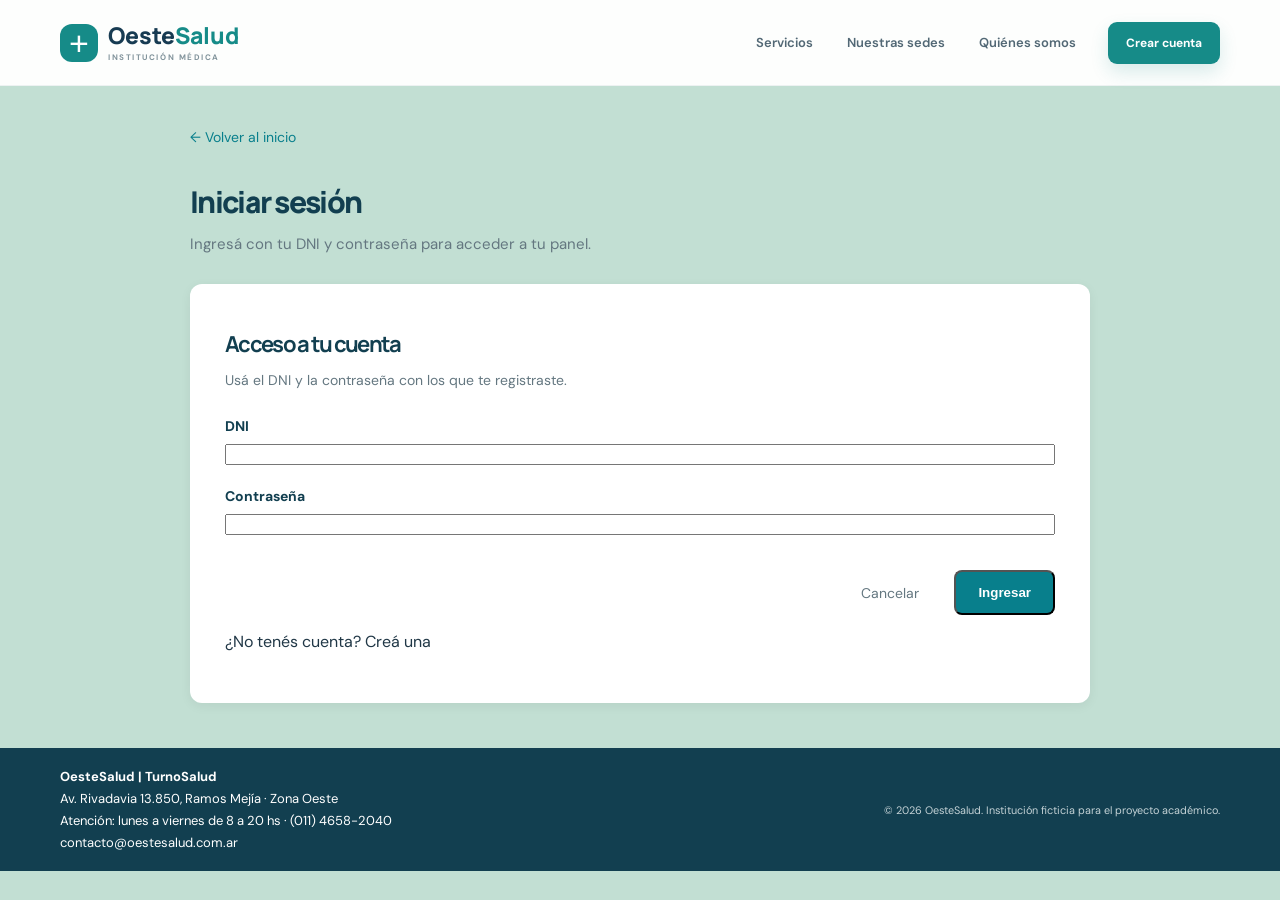
<file: pages/solicitar-turno.html>
<!doctype html>
<html lang="es">
  <head>
    <meta charset="UTF-8" />
    <meta name="viewport" content="width=device-width, initial-scale=1.0" />
    <title>Solicitar turno | TurnoSalud</title>
    <link rel="stylesheet" href="../css/styles.css" />
    <link rel="preconnect" href="https://fonts.googleapis.com" />
    <link rel="preconnect" href="https://fonts.gstatic.com" crossorigin />
    <link
      href="https://fonts.googleapis.com/css2?family=DM+Sans:wght@400;500;600;700&family=Manrope:wght@600;700;800&display=swap"
      rel="stylesheet"
    />
  </head>

  <body>
    <header class="site-header">
      <div class="container nav-wrap">
        <a
          class="brand"
          href="panel-principal.html"
          aria-label="OesteSalud, inicio"
        >
          <span class="brand-mark" aria-hidden="true">+</span>
          <span
            >Oeste<span class="brand-accent">Salud</span
            ><small>INSTITUCIÓN MÉDICA</small></span
          >
        </a>

        <div class="nav-actions logged-in-actions">
          <a class="login-link" href="mi-perfil.html" id="profileLink"
            >Mi perfil</a
          >
          <a class="button button-small" href="../index.html" id="logoutLink"
            >Cerrar sesión</a
          >
        </div>
      </div>
    </header>

    <!-- CONTENIDO PRINCIPAL -->
    <main class="booking-container">
      <div class="booking-header">
        <a href="panel-principal.html" class="back-link">← Volver al panel</a>

        <h1>Solicitar un turno</h1>

        <p>Completá los siguientes datos para encontrar un turno disponible.</p>
      </div>

      <!-- INDICADOR DE PASOS -->
      <div class="booking-steps">
        <div class="step active">
          <span>1</span>
          <p>Datos del turno</p>
        </div>

        <div class="step">
          <span>2</span>
          <p>Profesional y horario</p>
        </div>

        <div class="step">
          <span>3</span>
          <p>Confirmación</p>
        </div>
      </div>

      <!-- FORMULARIO -->
      <section class="booking-form">
        <h2>Datos para tu consulta</h2>
        <p class="form-description">
          Elegí al paciente y completá los datos de la consulta.
        </p>

        <!-- PACIENTE -->
        <div class="form-group">
          <label for="paciente">Seleccionar paciente</label>
          <select id="paciente" name="paciente" required>
            <option value="">Cargando...</option>
          </select>
        </div>

        <!-- COBERTURA -->
        <div class="form-group">
          <label for="cobertura">Tipo de cobertura</label>
          <select id="cobertura" name="cobertura" required>
            <option value="">Seleccionar cobertura</option>
            <option value="Obra social">Obra social</option>
            <option value="Prepaga">Prepaga</option>
            <option value="Particular">Particular</option>
          </select>
        </div>

        <!-- TIPO: ESPECIALIDAD O ESTUDIO -->
        <div class="form-group">
          <label>Tipo de atención</label>
          <div class="type-toggle">
            <label class="type-option">
              <input
                type="radio"
                name="tipoAtencion"
                value="specialty"
                checked
              />
              <span>Especialidad</span>
            </label>
            <label class="type-option">
              <input type="radio" name="tipoAtencion" value="study" />
              <span>Estudio</span>
            </label>
          </div>
        </div>

        <!-- ESPECIALIDAD (visible por defecto) -->
        <div class="form-group" id="specialtyGroup">
          <label for="especialidad">Especialidad médica</label>
          <select id="especialidad" name="especialidad">
            <option value="">Seleccionar especialidad</option>
            <option value="Clínica médica">Clínica médica</option>
            <option value="Cardiología">Cardiología</option>
            <option value="Ginecología">Ginecología</option>
            <option value="Traumatología">Traumatología</option>
          </select>
        </div>

        <!-- ESTUDIO (oculto por defecto) -->
        <div class="form-group" id="studyGroup" hidden>
          <label for="estudio">Estudio médico</label>
          <select id="estudio" name="estudio">
            <option value="">Seleccionar estudio</option>
            <option value="Análisis de sangre">Análisis de sangre</option>
            <option value="Ecografía abdominal">Ecografía abdominal</option>
            <option value="Ecografía de partes blandas">
              Ecografía de partes blandas
            </option>
            <option value="Radiografía de tórax">Radiografía de tórax</option>
            <option value="Chequeo ginecológico integral">
              Chequeo ginecológico integral
            </option>
          </select>
        </div>

        <!-- SEDE -->
        <div class="form-group">
          <label for="sede">Centro de atención</label>
          <select id="sede" name="sede" required>
            <option value="">Seleccionar sede</option>
            <option value="San Justo">San Justo</option>
            <option value="Ramos Mejía">Ramos Mejía</option>
            <option value="Morón">Morón</option>
            <option value="Laferrere">Laferrere</option>
            <option value="all">Mostrar todos los centros</option>
          </select>
          <small
            >Si elegís "Todos los centros", verás disponibilidad en todas las
            sedes.</small
          >
        </div>

        <!-- MENSAJE DE ERROR -->
        <div class="login-error" id="bookingError" role="alert" hidden>
          <span class="login-error-icon" aria-hidden="true">!</span>
          <p>Completá todos los campos para continuar.</p>
        </div>

        <!-- BOTONES -->
        <div class="form-buttons">
          <a href="panel-principal.html" class="btn-cancel">Cancelar</a>
          <button type="button" class="btn-primary" id="continueButton">
            Continuar →
          </button>
        </div>
      </section>
    </main>

    <!-- PIE DE PÁGINA -->
    <footer>
      <div class="container footer-inner footer-simple">
        © 2026 OesteSalud | TurnoSalud. Todos los derechos reservados.
      </div>
    </footer>
    <script>
      // 1. Leer usuario logueado
      const activeUser = JSON.parse(
        sessionStorage.getItem("oestesalud-usuario-activo") || "null",
      );

      // 2. Si no hay sesión, redirigir al login
      if (!activeUser) {
        window.location.href = "iniciar-sesion.html";
      }

      // 3. Logout
      const logoutLink = document.getElementById("logoutLink");
      if (logoutLink) {
        logoutLink.addEventListener("click", () => {
          sessionStorage.removeItem("oestesalud-usuario-activo");
        });
      }

      // 4. Cargar pacientes: usuario logueado + familiares
      const patientSelect = document.getElementById("paciente");
      const allFamily = JSON.parse(
        localStorage.getItem("oestesalud-familia") || "[]",
      );
      const familyMembers = allFamily.filter(
        (m) => m.userDni === activeUser.dni,
      );

      // Usuario principal (logueado)
      if (activeUser) {
        const userFullName =
          `${activeUser.firstName} ${activeUser.lastName}`.trim();
        const option = document.createElement("option");
        option.value = userFullName;
        option.textContent = userFullName;
        option.dataset.dni = activeUser.dni;
        patientSelect.appendChild(option);
      }

      // Familiares vinculados
      familyMembers.forEach((member) => {
        const option = document.createElement("option");
        option.value = member.fullName;
        option.textContent = member.fullName;
        option.dataset.dni = member.dni;
        patientSelect.appendChild(option);
      });

      // Si venía un paciente preseleccionado, lo respetamos
      const preselected = sessionStorage.getItem("oestesalud-paciente");
      if (preselected) patientSelect.value = preselected;

      // 5. Toggle especialidad / estudio
      const typeRadios = document.querySelectorAll(
        'input[name="tipoAtencion"]',
      );
      const specialtyGroup = document.getElementById("specialtyGroup");
      const studyGroup = document.getElementById("studyGroup");

      typeRadios.forEach((radio) => {
        radio.addEventListener("change", () => {
          const isStudy = radio.value === "study" && radio.checked;
          specialtyGroup.hidden = isStudy;
          studyGroup.hidden = !isStudy;
        });
      });

      // 6. Validar y guardar
      const continueButton = document.getElementById("continueButton");
      const bookingError = document.getElementById("bookingError");

      continueButton.addEventListener("click", () => {
        bookingError.hidden = true;

        const patientOption =
          patientSelect.options[patientSelect.selectedIndex];
        const patient = patientSelect.value;
        const patientDni = patientOption?.dataset?.dni || "";
        const coverage = document.getElementById("cobertura").value;
        const type = document.querySelector(
          'input[name="tipoAtencion"]:checked',
        ).value;
        const service =
          type === "specialty"
            ? document.getElementById("especialidad").value
            : document.getElementById("estudio").value;
        const place = document.getElementById("sede").value;

        // Validaciones
        if (!patient || !coverage || !service || !place) {
          bookingError.hidden = false;
          return;
        }

        // Guardar en sessionStorage
        const solicitud = {
          patient,
          patientDni,
          coverage,
          type,
          service,
          place,
          placeLabel: place === "all" ? "Todos los centros" : place,
        };
        sessionStorage.setItem(
          "oestesalud-solicitud",
          JSON.stringify(solicitud),
        );

        // Redirigir
        window.location.href = "profesionales-disponibilidad.html";
      });
    </script>
  </body>
</html>
</file>
<file: css/styles.css>
/* OESTESALUD - Pantalla 1: Inicio
   Proyecto académico | Wireframe de mediana/alta fidelidad
*/
:root {
  --navy: #173b52;
  --teal: #168b88;
  --teal-dark: #107774;
  --ink: #203746;
  --muted: #667b87;
  --pale: #f2f8f8;
  --line: #e4eeee;
  --white: #ffffff;
}

* {
  box-sizing: border-box;
}
html {
  scroll-behavior: smooth;
}
body {
  margin: 0;
  color: var(--ink);
  background: var(--white);

  font-family: "DM Sans", Arial, sans-serif;
}
a {
  color: inherit;
  text-decoration: none;
}
.container {
  width: min(1160px, calc(100% - 64px));
  margin: 0 auto;
}

.site-header {
  height: 86px;
  display: flex;
  align-items: center;
  background: rgba(255, 255, 255, 0.96);
  border-bottom: 1px solid #edf2f2;
}
.nav-wrap {
  display: flex;
  align-items: center;
  justify-content: space-between;
  gap: 32px;
}
.brand {
  display: flex;
  align-items: center;
  gap: 10px;
  color: var(--navy);
  font:
    800 23px "Manrope",
    sans-serif;
  line-height: 1;
}
.brand-mark {
  width: 38px;
  height: 38px;
  display: grid;
  place-items: center;
  border-radius: 12px;
  color: white;
  background: var(--teal);
  font: 500 34px Arial;
}
.brand-accent {
  color: var(--teal);
}
.brand small {
  display: block;
  margin-top: 5px;
  color: #81939b;
  font:
    700 8px "DM Sans",
    sans-serif;
  letter-spacing: 1.55px;
}
.main-nav {
  display: flex;
  align-items: center;
  gap: 34px;
  margin-left: auto;
}
.main-nav a,
.login-link {
  color: #526875;
  font-size: 13px;
  font-weight: 600;
  transition: color 0.2s;
}
.main-nav a:hover,
.login-link:hover {
  color: var(--teal);
}
.nav-actions {
  display: flex;
  align-items: center;
  gap: 22px;
}
.button {
  display: inline-flex;
  align-items: center;
  justify-content: center;
  gap: 15px;
  min-height: 50px;
  padding: 0 23px;
  border-radius: 9px;
  background: var(--teal);
  color: white;
  font-size: 14px;
  font-weight: 700;
  box-shadow: 0 8px 18px rgba(22, 139, 136, 0.16);
  transition:
    background 0.2s,
    transform 0.2s;
}
.button:hover {
  background: var(--teal-dark);
  transform: translateY(-1px);
}
.button-small {
  min-height: 42px;
  padding: 0 18px;
  font-size: 12px;
}

.hero {
  overflow: hidden;
  background: #c2dfd3;
}
.hero-grid {
  min-height: 505px;
  display: grid;
  grid-template-columns: 1.03fr 0.97fr;
  align-items: center;
  gap: 48px;
  padding-top: 44px;
  padding-bottom: 44px;
}
.hero-copy {
  padding: 18px 0 25px;
}
.eyebrow,
.section-kicker {
  display: inline-flex;
  align-items: center;
  gap: 9px;
  color: var(--teal);
  font-size: 11px;
  font-weight: 800;
  letter-spacing: 1.2px;
  text-transform: uppercase;
}
.eyebrow span {
  width: 7px;
  height: 7px;
  border-radius: 50%;
  background: #52b7a9;
  box-shadow: 0 0 0 5px #dff1ee;
}
h1,
h2 {
  margin: 19px 0 17px;
  color: var(--navy);
  font-family: "Manrope", sans-serif;
  letter-spacing: -1.7px;
}
h1 {
  font-size: clamp(39px, 4.3vw, 55px);
  line-height: 1.13;
  font-weight: 800;
}
h1 span,
h2 span {
  color: var(--teal);
}
.hero-description {
  max-width: 510px;
  margin: 0;
  color: var(--muted);
  font-size: 15px;
  line-height: 1.85;
}
.hero-actions {
  display: flex;
  align-items: center;
  gap: 25px;
  margin-top: 29px;
}
.text-action {
  color: var(--navy);
  font-size: 13px;
  font-weight: 700;
  border-bottom: 1px solid #a8c5c5;
  padding-bottom: 4px;
}
.trust-note {
  display: flex;
  align-items: center;
  gap: 9px;
  margin-top: 27px;
  color: #71858e;
  font-size: 11px;
  font-weight: 600;
}
.check-icon {
  display: grid;
  place-items: center;
  width: 18px;
  height: 18px;
  border-radius: 50%;
  background: #d9efea;
  color: var(--teal);
  font-size: 11px;
  font-weight: 800;
}

.hero-visual {
  min-height: 405px;
  position: relative;
  display: grid;
  place-items: center;
}
.visual-orbit {
  position: absolute;
  border: 1px solid rgba(22, 139, 136, 0.13);
  border-radius: 50%;
}
.orbit-one {
  width: 390px;
  height: 390px;
}
.orbit-two {
  width: 320px;
  height: 320px;
  border-style: dashed;
}
.visual-card {
  position: relative;
  width: 300px;
  height: 330px;
  overflow: hidden;
  border: 8px solid rgba(255, 255, 255, 0.8);
  border-radius: 145px 145px 27px 27px;
  background: linear-gradient(150deg, #d8eeeb, #a9d8d1);
  box-shadow: 0 22px 55px rgba(32, 83, 91, 0.13);
}
.doctor-illustration {
  position: absolute;
  inset: 0;
}
.doctor-head {
  position: absolute;
  z-index: 2;
  top: 55px;
  left: 103px;
  width: 94px;
  height: 112px;
  border-radius: 48% 48% 45% 45%;
  background: #d99c78;
}
.doctor-hair {
  position: absolute;
  z-index: 3;
  top: 46px;
  left: 99px;
  width: 103px;
  height: 65px;
  border-radius: 55% 55% 25% 25%;
  background: #344d55;
}
.doctor-head:before {
  content: "";
  position: absolute;
  top: 49px;
  left: -7px;
  width: 14px;
  height: 25px;
  border-radius: 50%;
  background: #d99c78;
}
.doctor-head:after {
  content: "";
  position: absolute;
  top: 49px;
  right: -7px;
  width: 14px;
  height: 25px;
  border-radius: 50%;
  background: #d99c78;
}
.eye {
  position: absolute;
  top: 54px;
  width: 5px;
  height: 5px;
  border-radius: 50%;
  background: #34444a;
}
.eye-left {
  left: 27px;
}
.eye-right {
  right: 27px;
}
.smile {
  position: absolute;
  left: 38px;
  top: 76px;
  width: 19px;
  height: 9px;
  border-bottom: 2px solid #925c4e;
  border-radius: 50%;
}
.doctor-neck {
  position: absolute;
  z-index: 1;
  top: 151px;
  left: 135px;
  width: 31px;
  height: 42px;
  background: #c98768;
}
.doctor-coat {
  position: absolute;
  top: 177px;
  left: 43px;
  width: 215px;
  height: 190px;
  border-radius: 75px 75px 0 0;
  background: #fff;
}
.doctor-coat:before {
  content: "";
  position: absolute;
  top: 0;
  left: 82px;
  width: 52px;
  height: 95px;
  background: #e5f4f1;
  clip-path: polygon(0 0, 100% 0, 50% 100%);
}
.coat-shirt {
  position: absolute;
  top: 0;
  left: 91px;
  width: 33px;
  height: 88px;
  background: #168b88;
  clip-path: polygon(0 0, 100% 0, 50% 100%);
}
.stethoscope {
  position: absolute;
  top: 27px;
  left: 42px;
  width: 36px;
  height: 54px;
  border: 3px solid #7ba9a4;
  border-top: 0;
  border-radius: 0 0 20px 20px;
}
.stethoscope:after {
  content: "";
  position: absolute;
  bottom: -8px;
  right: -7px;
  width: 11px;
  height: 11px;
  border: 3px solid #7ba9a4;
  border-radius: 50%;
  background: white;
}
.visual-caption {
  position: absolute;
  right: 14px;
  bottom: 15px;
  left: 14px;
  display: flex;
  align-items: center;
  gap: 10px;
  padding: 13px 15px;
  border: 1px solid rgba(255, 255, 255, 0.8);
  border-radius: 12px;
  background: rgba(255, 255, 255, 0.94);
  box-shadow: 0 8px 25px rgba(30, 70, 75, 0.08);
}
.caption-dot {
  width: 9px;
  height: 9px;
  border-radius: 50%;
  background: #48b6a6;
  box-shadow: 0 0 0 5px #e1f3ef;
}
.visual-caption strong,
.visual-caption small,
.floating-card strong,
.floating-card small {
  display: block;
}
.visual-caption strong,
.floating-card strong {
  color: var(--navy);
  font-size: 11px;
}
.visual-caption small,
.floating-card small {
  margin-top: 4px;
  color: #80929a;
  font-size: 9px;
}
.floating-card {
  position: absolute;
  z-index: 4;
  display: flex;
  align-items: center;
  gap: 10px;
  padding: 13px 14px;
  border: 1px solid #edf3f1;
  border-radius: 12px;
  background: white;
  box-shadow: 0 12px 28px rgba(36, 77, 84, 0.12);
}
.appointment-card {
  top: 77px;
  left: -3px;
}
.family-card {
  right: -5px;
  bottom: 73px;
}
.calendar-icon,
.family-icon {
  display: grid;
  place-items: center;
  width: 33px;
  height: 33px;
  border-radius: 9px;
  background: #e5f4f1;
  color: var(--teal);
  font-size: 20px;
}
.family-icon {
  background: #f0eafa;
  color: #9273bd;
  font-size: 23px;
}
.mini-check {
  display: grid;
  place-items: center;
  width: 17px;
  height: 17px;
  margin-left: 3px;
  border-radius: 50%;
  background: #e2f4ed;
  color: #2d9b76;
  font-size: 10px;
}
.decor {
  position: absolute;
  color: #65bcb0;
}
.decor-plus {
  top: 35px;
  right: 65px;
  font-size: 34px;
  font-weight: 300;
}
.decor-circle {
  bottom: 38px;
  left: 28px;
  width: 13px;
  height: 13px;
  border: 3px solid #80c9bf;
  border-radius: 50%;
}

.quick-benefits {
  padding: 31px 0;
  background: white;
  border-bottom: 1px solid #edf2f2;
}
.benefits-grid {
  display: grid;
  grid-template-columns: repeat(3, 1fr);
  gap: 35px;
}
.benefit {
  display: flex;
  align-items: center;
  gap: 15px;
}
.benefit-icon {
  flex: 0 0 47px;
  width: 47px;
  height: 47px;
  display: grid;
  place-items: center;
  border-radius: 13px;
  font-size: 22px;
}
.icon-blue {
  color: #377eaa;
  background: #eaf3fa;
}
.icon-mint {
  color: #218e83;
  background: #e6f5f0;
}
.icon-lilac {
  color: #8870b0;
  background: #f1edfa;
}
.benefit h3 {
  margin: 0 0 5px;
  color: var(--navy);
  font:
    700 13px "Manrope",
    sans-serif;
}
.benefit p {
  max-width: 240px;
  margin: 0;
  color: #7a8c94;
  font-size: 11px;
  line-height: 1.55;
}

.locations {
  padding: 58px 0 62px;
  background: #c2dfd3;
}
.locations-inner {
  display: flex;
  align-items: center;
  justify-content: space-between;
  gap: 60px;
}
h2 {
  margin: 12px 0 10px;
  font-size: 31px;
  line-height: 1.2;
}
.locations p {
  max-width: 480px;
  margin: 0;
  color: var(--muted);
  font-size: 13px;
  line-height: 1.7;
}
.location-tags {
  max-width: 440px;
  display: flex;
  flex-wrap: wrap;
  justify-content: flex-end;
  gap: 10px;
}
.location-tags span {
  padding: 11px 16px;
  border: 1px solid #dcebea;
  border-radius: 8px;
  background: white;
  color: #47616d;
  font-size: 12px;
  font-weight: 600;
}
.location-tags small {
  flex-basis: 100%;
  margin-top: 7px;
  color: #9aa9ae;
  text-align: right;
  font-size: 9px;
}
footer {
  padding: 20px;
  background-color: #123f50;
  color: white;
  text-align: center;
  font-size: 13px;
}
.footer-inner {
  text-align: center;
  font-size: inherit;
}

/* Adaptación básica para pantallas más angostas */
@media (max-width: 900px) {
  .container {
    width: min(100% - 40px, 700px);
  }
  .main-nav {
    display: none;
  }
  .hero-grid {
    grid-template-columns: 1fr;
    gap: 10px;
  }
  .hero-copy {
    text-align: center;
  }
  .hero-description {
    margin: auto;
  }
  .hero-actions,
  .trust-note {
    justify-content: center;
  }
  .hero-visual {
    min-height: 390px;
  }
  .benefits-grid {
    grid-template-columns: 1fr;
    gap: 22px;
  }
  .locations-inner {
    align-items: flex-start;
    flex-direction: column;
    gap: 25px;
  }
  .location-tags {
    justify-content: flex-start;
  }
  .location-tags small {
    text-align: left;
  }
}
@media (max-width: 560px) {
  .site-header {
    height: 72px;
  }
  .container {
    width: calc(100% - 32px);
  }
  .brand {
    font-size: 20px;
  }
  .nav-actions {
    gap: 12px;
  }
  .login-link {
    font-size: 11px;
  }
  .logged-in-actions .login-link {
    display: none;
  }
  .button-small {
    min-height: 37px;
    padding: 0 12px;
    font-size: 10px;
  }
  h1 {
    font-size: 38px;
  }
  .hero-grid {
    padding-top: 35px;
  }
  .hero-actions {
    align-items: center;
    flex-direction: column;
    gap: 17px;
  }
  .hero-visual {
    transform: scale(0.83);
    transform-origin: top center;
    margin-bottom: -55px;
  }
  .footer-inner {
    flex-direction: column;
  }
}

/* =================================
   PANEL PRINCIPAL DEL PACIENTE
================================= */

.dashboard {
  max-width: 1150px;
  margin: 40px auto;
  padding: 0 25px;
}

.welcome {
  display: flex;
  justify-content: space-between;
  align-items: center;
  gap: 20px;
  margin-bottom: 35px;
}

.welcome h1 {
  color: #123f50;
  font-size: 30px;
  margin-bottom: 8px;
}

.welcome p {
  color: #647780;
  font-size: 15px;
}

.btn-primary {
  background-color: #087f8c;
  color: white;
  padding: 13px 22px;
  border-radius: 8px;
  text-decoration: none;
  font-weight: bold;
  transition: 0.3s;
}

.btn-primary:hover {
  background-color: #066873;
}

/* PRÓXIMO TURNO */

.next-appointment {
  background-color: white;
  border-radius: 12px;
  padding: 25px;
  margin-bottom: 40px;
  box-shadow: 0 3px 12px rgba(0, 0, 0, 0.06);
}

.section-heading {
  display: flex;
  justify-content: space-between;
  align-items: center;
  margin-bottom: 22px;
}

.section-heading h2,
.quick-access h2 {
  color: #123f50;
  font-size: 21px;
}

.status {
  background-color: #e1f5ed;
  color: #21845d;
  padding: 7px 14px;
  border-radius: 20px;
  font-size: 13px;
  font-weight: bold;
}

.appointment-info {
  display: flex;
  align-items: center;
  gap: 22px;
  flex-wrap: wrap;
}

.appointment-icon {
  background-color: #e4f5f5;
  color: #087f8c;
  font-size: 30px;
  width: 65px;
  height: 65px;
  border-radius: 12px;
  display: flex;
  align-items: center;
  justify-content: center;
}

.appointment-details {
  flex: 1;
}

.appointment-details h3 {
  color: #087f8c;
  margin-bottom: 10px;
}

.appointment-details p {
  color: #596d75;
  font-size: 14px;
  margin: 6px 0;
}

.btn-secondary {
  border: 1px solid #087f8c;
  color: #087f8c;
  padding: 10px 18px;
  border-radius: 7px;
  text-decoration: none;
  font-size: 14px;
  font-weight: bold;
}

.btn-secondary:hover {
  background-color: #e4f5f5;
}

/* ACCESOS RÁPIDOS */

.quick-access {
  margin-bottom: 40px;
}

.quick-access h2 {
  margin-bottom: 22px;
}

.access-grid {
  display: grid;
  grid-template-columns: repeat(4, 1fr);
  gap: 18px;
}

.access-card {
  background-color: white;
  border-radius: 12px;
  padding: 23px 18px;
  text-decoration: none;
  box-shadow: 0 3px 12px rgba(0, 0, 0, 0.05);
  transition: 0.3s;
}

.access-card:hover {
  transform: translateY(-4px);
  box-shadow: 0 5px 16px rgba(0, 0, 0, 0.1);
}

.access-icon {
  font-size: 30px;
  margin-bottom: 15px;
}

.access-card h3 {
  color: #123f50;
  font-size: 17px;
  margin-bottom: 10px;
}

.access-card p {
  color: #687b83;
  font-size: 13px;
  line-height: 1.5;
  min-height: 60px;
}

.access-card span {
  display: inline-block;
  color: #087f8c;
  font-weight: bold;
  font-size: 14px;
  margin-top: 12px;
}

/* INFORMACIÓN ADICIONAL */

.dashboard-bottom {
  display: grid;
  grid-template-columns: 1fr 1fr;
  gap: 20px;
  margin-bottom: 35px;
}

.info-card {
  background-color: #ffffff;
  padding: 23px;
  border-radius: 12px;
}

.info-card h3 {
  color: #123f50;
  margin-bottom: 10px;
}

.info-card p {
  color: #647780;
  font-size: 14px;
  margin-bottom: 15px;
}

.info-card a {
  color: #087f8c;
  font-weight: bold;
  text-decoration: none;
  font-size: 14px;
}

/* ENCABEZADO Y PIE */

.user-menu {
  display: flex;
  align-items: center;
  gap: 18px;
}

.user-name {
  color: #123f50;
  font-weight: bold;
  font-size: 14px;
}

.logout {
  color: #087f8c;
  text-decoration: none;
  font-size: 14px;
}

/* ADAPTACIÓN A CELULARES */

@media (max-width: 850px) {
  .access-grid {
    grid-template-columns: repeat(2, 1fr);
  }

  .header {
    flex-wrap: wrap;
    gap: 15px;
  }

  .nav {
    flex-wrap: wrap;
  }
}

@media (max-width: 600px) {
  .dashboard {
    margin: 25px auto;
    padding: 0 15px;
  }

  .welcome {
    flex-direction: column;
    align-items: flex-start;
  }

  .welcome h1 {
    font-size: 25px;
  }

  .access-grid {
    grid-template-columns: 1fr;
  }

  .dashboard-bottom {
    grid-template-columns: 1fr;
  }

  .appointment-info {
    align-items: flex-start;
  }

  .appointment-details {
    min-width: 200px;
  }

  .user-menu {
    flex-wrap: wrap;
  }
}

/* =================================
   SOLICITAR UN TURNO
================================= */

.booking-container {
  max-width: 950px;
  margin: 40px auto;
  padding: 0 25px;
}

.booking-header {
  margin-bottom: 30px;
}

.back-link {
  display: inline-block;
  color: #087f8c;
  text-decoration: none;
  font-size: 14px;
  margin-bottom: 20px;
}

.booking-header h1 {
  color: #123f50;
  font-size: 30px;
  margin-bottom: 10px;
}

.booking-header p {
  color: #647780;
  font-size: 15px;
}

/* INDICADOR DE PASOS */

.booking-steps {
  display: flex;
  justify-content: center;
  align-items: center;
  gap: 70px;
  margin: 35px 0;
}

.step {
  display: flex;
  align-items: center;
  gap: 10px;
  color: #91a1a7;
}

.step span {
  width: 35px;
  height: 35px;
  border-radius: 50%;
  background-color: #e4ebed;
  display: flex;
  align-items: center;
  justify-content: center;
  font-weight: bold;
}

.step.active {
  color: #087f8c;
  font-weight: bold;
}

.step.active span {
  background-color: #087f8c;
  color: white;
}

.step p {
  font-size: 14px;
}

/* FORMULARIO */

.booking-form {
  background-color: white;
  padding: 35px;
  border-radius: 12px;
  box-shadow: 0 3px 12px rgba(0, 0, 0, 0.06);
  margin-bottom: 45px;
}

.booking-form h2 {
  color: #123f50;
  font-size: 22px;
  margin-bottom: 8px;
}

.form-description {
  color: #647780;
  font-size: 14px;
  margin-bottom: 28px;
}

.form-group {
  display: flex;
  flex-direction: column;
  margin-bottom: 22px;
}

.form-group label {
  color: #123f50;
  font-size: 14px;
  font-weight: bold;
  margin-bottom: 9px;
}

.form-group select {
  width: 100%;
  padding: 13px;
  border: 1px solid #d5e0e3;
  border-radius: 7px;
  background-color: #ffffff;
  color: #52666e;
  font-size: 14px;
  outline: none;
}

.form-group select:focus {
  border-color: #087f8c;
}

.form-group small {
  color: #829198;
  font-size: 12px;
  margin-top: 8px;
}

/* BOTONES DEL FORMULARIO */

.form-buttons {
  display: flex;
  justify-content: flex-end;
  align-items: center;
  gap: 15px;
  margin-top: 35px;
}

.btn-cancel {
  color: #647780;
  text-decoration: none;
  padding: 12px 20px;
  border-radius: 7px;
  font-size: 14px;
}

.btn-cancel:hover {
  background-color: #f0f4f5;
}

/* RESPONSIVE */

@media (max-width: 650px) {
  .booking-container {
    padding: 0 15px;
    margin: 25px auto;
  }

  .booking-header h1 {
    font-size: 25px;
  }

  .booking-steps {
    gap: 15px;
    justify-content: space-between;
  }

  .step {
    flex-direction: column;
    gap: 6px;
    text-align: center;
  }

  .step p {
    font-size: 11px;
  }

  .booking-form {
    padding: 22px;
  }

  .form-buttons {
    flex-direction: column-reverse;
    align-items: stretch;
  }

  .form-buttons a {
    text-align: center;
  }
}
/* =================================
   PROFESIONALES Y DISPONIBILIDAD
================================= */

.availability-container {
  max-width: 1050px;
  margin: 40px auto;
  padding: 0 25px;
}

.availability-header {
  margin-bottom: 25px;
}

.availability-header h1 {
  color: #123f50;
  font-size: 30px;
  margin-bottom: 10px;
}

.availability-header p {
  color: #647780;
  font-size: 15px;
}

/* RESUMEN DE BÚSQUEDA */

.search-summary {
  display: flex;
  align-items: center;
  justify-content: space-between;
  flex-wrap: wrap;
  gap: 20px;
  background-color: #ffffff;
  padding: 20px;
  border-radius: 10px;
  margin-bottom: 30px;
}

.search-summary div {
  display: flex;
  flex-direction: column;
  gap: 6px;
}

.search-summary span {
  color: #647780;
  font-size: 12px;
}

.search-summary strong {
  color: #123f50;
  font-size: 14px;
}

.search-summary a {
  color: #087f8c;
  text-decoration: none;
  font-size: 14px;
  font-weight: bold;
}

/* PASOS */

.step.completed {
  color: #21845d;
}

.step.completed span {
  background-color: #e1f5ed;
  color: #21845d;
}

/* LISTADO DE PROFESIONALES */

.professionals-section {
  margin-bottom: 45px;
}

.professionals-section h2 {
  color: #123f50;
  font-size: 22px;
  margin-bottom: 8px;
}

.availability-description {
  color: #647780;
  font-size: 14px;
  margin-bottom: 25px;
}

/* TARJETA DEL PROFESIONAL */

.professional-card {
  display: grid;
  grid-template-columns: 250px 1fr;
  gap: 25px;
  background-color: white;
  padding: 25px;
  border-radius: 12px;
  margin-bottom: 18px;
  box-shadow: 0 3px 12px rgba(0, 0, 0, 0.06);
}

/* INFORMACIÓN DEL MÉDICO */

.doctor-info {
  display: flex;
  align-items: flex-start;
  gap: 15px;
}

.doctor-avatar {
  width: 55px;
  height: 55px;
  min-width: 55px;
  border-radius: 50%;
  background-color: #e4f5f5;
  color: #087f8c;
  display: flex;
  align-items: center;
  justify-content: center;
  font-size: 17px;
  font-weight: bold;
}

.doctor-info h3 {
  color: #123f50;
  font-size: 16px;
  margin-bottom: 8px;
}

.doctor-info p {
  color: #647780;
  font-size: 13px;
  margin-bottom: 8px;
}

.doctor-location {
  color: #087f8c;
  font-size: 12px;
}

/* DISPONIBILIDAD */

.doctor-availability h4 {
  color: #123f50;
  font-size: 14px;
  margin-bottom: 12px;
}

.available-days {
  display: flex;
  flex-wrap: wrap;
  gap: 9px;
  margin-bottom: 20px;
}

.available-days span {
  background-color: #eaf5f6;
  color: #087f8c;
  padding: 8px 12px;
  border-radius: 6px;
  font-size: 12px;
  font-weight: bold;
}

/* HORARIOS */

.available-times {
  display: flex;
  flex-wrap: wrap;
  gap: 10px;
}

.time-option {
  cursor: pointer;
}

.time-option input {
  display: none;
}

.time-option span {
  display: inline-block;
  border: 1px solid #087f8c;
  color: #087f8c;
  padding: 9px 15px;
  border-radius: 6px;
  font-size: 13px;
  transition: 0.2s;
}

.time-option input:checked + span {
  background-color: #087f8c;
  color: white;
}

.time-option:hover span {
  background-color: #e4f5f5;
}

/* BOTONES */

.availability-buttons {
  display: flex;
  justify-content: flex-end;
  align-items: center;
  gap: 15px;
  margin-top: 30px;
}

/* RESPONSIVE */

@media (max-width: 750px) {
  .professional-card {
    grid-template-columns: 1fr;
    gap: 25px;
  }
}

/* Ajustes solicitados para el inicio y el panel, conservando la estética del sitio */
.institution-photo {
  position: absolute;
  inset: 0;
  width: 100%;
  height: 100%;
  object-fit: cover;
  object-position: center;
}
.visual-card.card-main {
  background: #d8eeeb;
}

.footer-inner {
  display: flex;
  align-items: center;
  justify-content: space-between;
  gap: 20px;
  text-align: left;
}
.footer-inner p {
  margin: 5px 0;
}
.footer-inner a {
  color: #fff;
}
.footer-inner small {
  color: #c4d2d6;
}

.dashboard .welcome {
  display: block;
  margin-bottom: 26px;
  padding: 22px 26px;
  border: 1px solid #dbe9e9;
  border-radius: 12px;
  background: #ffffff;
}
.dashboard-kicker {
  color: #087f8c;
  font-size: 11px;
  font-weight: 800;
  letter-spacing: 1.1px;
}
.dashboard .welcome h1 {
  margin: 7px 0;
  letter-spacing: -0.5px;
}
.dashboard .welcome p {
  margin: 0 0 16px;
}
.dashboard h2,
.dashboard h3 {
  letter-spacing: -0.4px;
}
.dashboard .welcome .btn-primary {
  display: inline-block;
}
.appointments-layout {
  display: grid;
  grid-template-columns: minmax(0, 1fr) 260px;
  gap: 20px;
  margin-bottom: 38px;
}
.next-appointments,
.upcoming-highlight {
  padding: 23px;
  border-radius: 12px;
  background: #fff;
  box-shadow: 0 3px 12px rgba(0, 0, 0, 0.06);
}
.next-appointments .section-heading {
  align-items: center;
  margin-bottom: 14px;
}
.next-appointments .section-heading h2 {
  margin: 0 0 5px;
}
.turn-horizon {
  color: #647780;
  font-size: 13px;
}
#turnHorizon {
  border: 1px solid #cbd9dc;
  border-radius: 7px;
  padding: 9px 12px;
  color: #123f50;
  background: #fff;
}
.appointment-carousel {
  display: grid;
  grid-template-columns: 36px minmax(0, 1fr) 36px;
  align-items: center;
  gap: 10px;
  min-height: 210px;
}
.carousel-control {
  width: 36px;
  height: 36px;
  border: 1px solid #cbd9dc;
  border-radius: 50%;
  background: #fff;
  color: #087f8c;
  font-size: 24px;
  cursor: pointer;
}
.carousel-control:hover {
  background: #e4f5f5;
}
.appointment-carousel .appointment-info {
  align-items: flex-start;
  flex-wrap: nowrap;
}
.appointment-carousel .appointment-details .status {
  display: inline-block;
  margin-bottom: 8px;
}
.empty-appointments {
  grid-column: 1 / -1;
  padding: 20px;
  border-radius: 10px;
  background: #f5f9f9;
  color: #123f50;
  text-align: center;
}
.empty-appointments p {
  margin: 8px 0 0;
  color: #647780;
  font-size: 14px;
}
.carousel-control:disabled {
  color: #a4b2b7;
  cursor: default;
  background: #f5f7f8;
}
.carousel-indicators {
  display: flex;
  justify-content: center;
  gap: 7px;
}
.carousel-indicators button {
  width: 8px;
  height: 8px;
  padding: 0;
  border: 0;
  border-radius: 10px;
  background: #cbd9dc;
  cursor: pointer;
}
.carousel-indicators button.active {
  width: 22px;
  background: #087f8c;
}
.upcoming-highlight {
  background: #123f50;
  color: #fff;
}
.highlight-label {
  color: #b7d9d8;
  font-size: 11px;
  font-weight: 800;
  letter-spacing: 1px;
}
.highlight-date {
  display: flex;
  width: 64px;
  height: 64px;
  margin: 17px 0;
  border-radius: 10px;
  flex-direction: column;
  align-items: center;
  justify-content: center;
  background: #e4f5f5;
  color: #123f50;
}
.highlight-date strong {
  font-size: 26px;
  line-height: 1;
}
.highlight-date span {
  font-size: 11px;
  font-weight: 800;
}
.upcoming-highlight h3 {
  margin: 0 0 8px;
}
.upcoming-highlight p {
  margin: 5px 0;
  color: #e0eaec;
  font-size: 14px;
}
.upcoming-highlight .status {
  display: inline-block;
  margin-top: 10px;
}
.dashboard .access-grid {
  grid-template-columns: repeat(3, 1fr);
}
.dashboard .access-card {
  display: flex;
  min-height: 235px;
  flex-direction: column;
}
.dashboard .access-card p {
  flex: 1;
}
.available-days .day-option {
  padding: 8px 12px;
  border: 0;
  border-radius: 6px;
  background: #eaf5f6;
  color: #087f8c;
  font-size: 12px;
  font-weight: 700;
  cursor: pointer;
  transition:
    background-color 0.2s,
    color 0.2s;
}
.available-days .day-option:hover,
.time-option:hover span {
  background-color: #e1e4e8;
  color: #43515a;
}
.available-days .day-option.selected {
  background-color: #dff1e8;
  color: #17764e;
  font-weight: 800;
  box-shadow: inset 0 0 0 2px #4ba77a;
}
.time-option span {
  border-color: #d2d9de;
  color: #43515a;
  font-weight: 600;
}
.time-option input:checked + span {
  border-color: #21845d;
  background-color: #dff1e8;
  color: #17764e;
  font-weight: 800;
}

.family-form-grid {
  display: grid;
  grid-template-columns: repeat(2, minmax(0, 1fr));
  column-gap: 18px;
}
.family-container {
  max-width: 1150px;
}
.family-workspace {
  display: grid;
  grid-template-columns: minmax(250px, 0.8fr) minmax(0, 1.6fr);
  align-items: start;
  gap: 22px;
}
.family-overview {
  padding: 26px;
  border-radius: 12px;
  background: #f6f5f5;
}
.family-overview-icon {
  display: grid;
  width: 48px;
  height: 48px;
  margin-bottom: 18px;
  place-items: center;
  border-radius: 12px;
  background: #d3ecea;
  color: #087f8c;
  font-size: 27px;
}
.family-overview h2 {
  margin: 0 0 9px;
  color: #123f50;
  font-size: 20px;
  letter-spacing: -0.5px;
}
.family-overview > p {
  margin: 0 0 20px;
  color: #647780;
  font-size: 14px;
  line-height: 1.6;
}
.family-overview .family-list {
  grid-template-columns: 1fr;
}
.family-empty {
  margin: 0;
  padding: 15px;
  border: 1px dashed #b6d2d3;
  border-radius: 9px;
  color: #647780;
  font-size: 13px;
  line-height: 1.5;
}
.family-container .booking-form {
  margin-bottom: 35px;
}
.family-form-grid input,
.family-form-grid select {
  width: 100%;
  min-height: 44px;
  padding: 11px 13px;
  border: 1px solid #d5e0e3;
  border-radius: 7px;
  background: #fff;
  color: #52666e;
  font: inherit;
}
.family-form-grid input:focus,
.family-form-grid select:focus {
  border-color: #087f8c;
  outline: 2px solid rgba(8, 127, 140, 0.15);
}
.family-form-grid .form-group {
  margin-bottom: 8px;
}
.family-message {
  min-height: 20px;
  color: #17764e;
  font-size: 14px;
}
.family-form-grid + .family-message {
  margin-top: 12px;
}
.family-form-grid ~ .form-buttons button {
  border: 0;
  cursor: pointer;
  font: inherit;
}
.family-records {
  margin: 0 0 45px;
}
.family-records h2 {
  color: #123f50;
  font-size: 22px;
}
.family-list {
  display: grid;
  grid-template-columns: repeat(2, minmax(0, 1fr));
  gap: 14px;
  color: #647780;
}
.family-record {
  display: flex;
  flex-direction: column;
  gap: 6px;
  padding: 18px;
  border-radius: 10px;
  background: #fff;
  box-shadow: 0 3px 12px rgba(0, 0, 0, 0.06);
}
.family-record strong {
  color: #123f50;
}
.family-record span {
  color: #647780;
  font-size: 13px;
}
.study-list {
  display: grid;
  gap: 16px;
  margin-bottom: 45px;
}
.study-card {
  padding: 22px 24px;
  border-radius: 12px;
  background: #fff;
  box-shadow: 0 3px 12px rgba(0, 0, 0, 0.06);
}
.study-card-heading {
  display: grid;
  grid-template-columns: 48px minmax(0, 1fr) auto;
  align-items: center;
  gap: 14px;
}
.study-icon {
  display: grid;
  width: 46px;
  height: 46px;
  place-items: center;
  border-radius: 10px;
  background: #e4f5f5;
  color: #087f8c;
  font-size: 24px;
}
.study-card-heading h2 {
  margin: 0;
  color: #123f50;
  font-size: 18px;
  letter-spacing: -0.3px;
}
.study-date {
  margin: 0 0 4px;
  color: #647780;
  font-size: 12px;
}
.study-result {
  margin: 18px 0 0 62px;
  color: #52666e;
  font-size: 14px;
}
.study-result summary {
  width: fit-content;
  color: #087f8c;
  font-weight: 700;
  cursor: pointer;
}
.study-status-pending {
  padding: 7px 12px;
  border-radius: 20px;
  background: #fff4d8;
  color: #8a6413;
  font-size: 13px;
  font-weight: 700;
}
.study-note {
  margin: 16px 0 0 62px;
  color: #647780;
  font-size: 14px;
}

@media (max-width: 850px) {
  .appointments-layout {
    grid-template-columns: minmax(0, 1fr) 220px;
  }
}
@media (max-width: 600px) {
  .family-workspace {
    grid-template-columns: 1fr;
  }
  .family-overview {
    order: 1;
  }
  .family-form-grid,
  .family-list {
    grid-template-columns: 1fr;
  }
  .study-card-heading {
    grid-template-columns: 46px minmax(0, 1fr);
  }
  .study-card-heading > .status,
  .study-card-heading > .study-status-pending {
    grid-column: 2;
    justify-self: start;
  }
  .study-result,
  .study-note {
    margin-left: 0;
  }
  .appointments-layout {
    grid-template-columns: 1fr;
  }
  .dashboard .access-grid {
    grid-template-columns: 1fr;
  }
  .appointment-carousel .appointment-info {
    flex-wrap: wrap;
  }
  .appointment-carousel .appointment-details {
    min-width: 150px;
  }
  .upcoming-highlight {
    min-height: 240px;
  }
  .footer-inner {
    align-items: flex-start;
    flex-direction: column;
  }
}
@media (max-width: 750px) {
  .search-summary {
    justify-content: flex-start;
  }

  .search-summary div {
    min-width: 40%;
  }
}

@media (max-width: 600px) {
  .availability-container {
    padding: 0 15px;
    margin: 25px auto;
  }

  .availability-header h1 {
    font-size: 25px;
  }

  .professional-card {
    padding: 20px;
  }

  .availability-buttons {
    flex-direction: column-reverse;
    align-items: stretch;
  }

  .availability-buttons a {
    text-align: center;
  }

  .booking-steps {
    gap: 15px;
  }
}

/* =================================
   CONFIRMACIÓN DEL TURNO
================================= */

.confirmation-container {
  max-width: 850px;
  margin: 40px auto;
  padding: 0 25px;
}

.confirmation-header {
  margin-bottom: 25px;
}

.confirmation-header h1 {
  color: #123f50;
  font-size: 30px;
  margin-bottom: 10px;
}

.confirmation-header p {
  color: #647780;
  font-size: 15px;
}

/* TARJETA DE CONFIRMACIÓN */

.confirmation-card {
  background-color: white;
  padding: 30px;
  border-radius: 12px;
  box-shadow: 0 3px 12px rgba(0, 0, 0, 0.06);
  margin-bottom: 45px;
}

.confirmation-card-header {
  display: flex;
  justify-content: space-between;
  align-items: center;
  flex-wrap: wrap;
  gap: 12px;
  margin-bottom: 25px;
}

.confirmation-card-header h2 {
  color: #123f50;
  font-size: 21px;
}

.review-label {
  background-color: #fff4dc;
  color: #9a6b12;
  padding: 7px 12px;
  border-radius: 20px;
  font-size: 12px;
  font-weight: bold;
}

/* SECCIONES DE DATOS */

.confirmation-section {
  border-top: 1px solid #e6edef;
  padding: 20px 0;
}

.confirmation-section h3 {
  color: #087f8c;
  font-size: 16px;
  margin-bottom: 15px;
}

.detail-row {
  display: flex;
  justify-content: space-between;
  gap: 20px;
  margin-bottom: 12px;
}

.detail-row span {
  color: #647780;
  font-size: 14px;
}

.detail-row strong {
  color: #123f50;
  font-size: 14px;
  text-align: right;
}

/* BOTONES */

.confirmation-buttons {
  display: flex;
  justify-content: flex-end;
  align-items: center;
  gap: 15px;
  border-top: 1px solid #e6edef;
  padding-top: 25px;
  margin-top: 10px;
}

.confirmation-buttons button {
  border: none;
  cursor: pointer;
  font-size: 14px;
}

/* MENSAJE DE ÉXITO */

.success-message {
  background-color: white;
  padding: 45px 30px;
  border-radius: 12px;
  text-align: center;
  box-shadow: 0 3px 12px rgba(0, 0, 0, 0.06);
  margin: 35px 0 45px;
}

.success-icon {
  width: 75px;
  height: 75px;
  background-color: #e1f5ed;
  color: #21845d;
  border-radius: 50%;
  display: flex;
  align-items: center;
  justify-content: center;
  font-size: 38px;
  font-weight: bold;
  margin: 0 auto 22px;
}

.success-message h2 {
  color: #123f50;
  font-size: 25px;
  margin-bottom: 12px;
}

.success-message p {
  color: #647780;
  font-size: 14px;
  line-height: 1.6;
  margin-bottom: 20px;
}

.success-details {
  background-color: #eaf5f6;
  padding: 18px;
  border-radius: 8px;
  display: flex;
  flex-direction: column;
  gap: 8px;
  margin: 25px auto;
  max-width: 300px;
}

.success-details span {
  color: #647780;
  font-size: 13px;
}

.success-details strong {
  color: #087f8c;
  font-size: 19px;
}

.success-message .success-note {
  font-size: 13px;
  margin-bottom: 25px;
}

/* RESPONSIVE */

@media (max-width: 600px) {
  .confirmation-container {
    padding: 0 15px;
    margin: 25px auto;
  }

  .confirmation-header h1 {
    font-size: 25px;
  }

  .confirmation-card {
    padding: 22px;
  }

  .detail-row {
    flex-direction: column;
    gap: 5px;
  }

  .detail-row strong {
    text-align: left;
  }

  .confirmation-buttons {
    flex-direction: column-reverse;
    align-items: stretch;
  }

  .confirmation-buttons a,
  .confirmation-buttons button {
    text-align: center;
  }

  .success-message {
    padding: 30px 20px;
  }
}

/* =================================
   ERROR DE LOGIN (alerta)
================================= */

.login-error {
  display: flex;
  align-items: flex-start;
  gap: 12px;
  margin: 4px 0 20px;
  padding: 14px 16px;
  border: 1px solid #f0c9c9;
  border-radius: 9px;
  background: #fdf3f3;
  color: #9b2c2c;
}

.login-error-icon {
  flex: 0 0 24px;
  width: 24px;
  height: 24px;
  display: grid;
  place-items: center;
  border-radius: 50%;
  background: #f7d7d7;
  color: #b33a3a;
  font-weight: 800;
  font-size: 14px;
}

.login-error p {
  margin: 0;
  font-size: 14px;
  line-height: 1.5;
}

/* =================================
   MI PERFIL
================================= */

.profile-card {
  margin-bottom: 30px;
  padding: 30px;
  border-radius: 12px;
  background: #fff;
  box-shadow: 0 3px 12px rgba(0, 0, 0, 0.06);
}

.profile-card-header {
  display: flex;
  align-items: center;
  gap: 18px;
  padding-bottom: 22px;
  border-bottom: 1px solid #e6edef;
  margin-bottom: 10px;
}

.profile-avatar {
  flex: 0 0 64px;
  width: 64px;
  height: 64px;
  display: grid;
  place-items: center;
  border-radius: 50%;
  background: #e4f5f5;
  color: #087f8c;
  font:
    800 26px "Manrope",
    sans-serif;
}

.profile-card-header h2 {
  margin: 0 0 4px;
  color: #123f50;
  font-size: 22px;
  letter-spacing: -0.4px;
}

.profile-card-header p {
  margin: 0;
  color: #647780;
  font-size: 14px;
}

.profile-section {
  border-top: 1px solid #e6edef;
  padding: 20px 0;
}

.profile-section:first-of-type {
  border-top: 0;
}

.profile-section h3 {
  margin: 0 0 15px;
  color: #087f8c;
  font-size: 16px;
}

.profile-row {
  display: flex;
  align-items: center;
  justify-content: space-between;
  gap: 20px;
  margin-bottom: 12px;
}

.profile-row span {
  color: #647780;
  font-size: 14px;
}

.profile-row strong {
  color: #123f50;
  font-size: 14px;
  text-align: right;
}

.btn-show-password {
  border: 1px solid #087f8c;
  background: transparent;
  color: #087f8c;
  padding: 6px 12px;
  border-radius: 6px;
  font-size: 12px;
  font-weight: 700;
  cursor: pointer;
  transition: background 0.2s;
}

.btn-show-password:hover {
  background: #e4f5f5;
}

.profile-actions {
  display: flex;
  justify-content: flex-end;
  margin-bottom: 45px;
}

@media (max-width: 600px) {
  .profile-card {
    padding: 22px;
  }

  .profile-row {
    flex-direction: column;
    align-items: flex-start;
    gap: 4px;
  }

  .profile-row strong {
    text-align: left;
  }

  .profile-actions {
    justify-content: stretch;
  }

  .profile-actions .btn-cancel {
    text-align: center;
    width: 100%;
  }
}
/* =================================
   TOGGLE ESPECIALIDAD / ESTUDIO
================================= */

.type-toggle {
  display: flex;
  gap: 12px;
  margin-top: 4px;
}

.type-option {
  flex: 1;
  cursor: pointer;
}

.type-option input {
  position: absolute;
  opacity: 0;
  pointer-events: none;
}

.type-option span {
  display: block;
  padding: 12px 16px;
  border: 1px solid #d5e0e3;
  border-radius: 8px;
  background: #fff;
  color: #52666e;
  font-size: 14px;
  font-weight: 600;
  text-align: center;
  transition: all 0.2s;
}

.type-option input:checked + span {
  border-color: #087f8c;
  background: #e4f5f5;
  color: #087f8c;
  font-weight: 800;
}

.type-option:hover span {
  border-color: #087f8c;
}

/* El atributo hidden debe ganar siempre */
[hidden] {
  display: none !important;
}

.upcoming-highlight #nextAppointmentPatient {
  color: #b7d9d8;
  font-size: 13px;
  margin-top: 10px;
}
.upcoming-highlight #nextAppointmentPlace {
  color: #b7d9d8;
  font-size: 13px;
}

/* =================================
   BOTÓN CANCELAR TURNO
================================= */

.btn-cancel-turn {
  display: inline-block;
  margin-top: 14px;
  padding: 8px 14px;
  border: 1px solid #f0c9c9;
  border-radius: 7px;
  background: transparent;
  color: #b33a3a;
  font-size: 13px;
  font-weight: 700;
  cursor: pointer;
  transition: background 0.2s;
}

.btn-cancel-turn:hover {
  background: #fdf3f3;
}

/* =================================
   MODAL DE CONFIRMACIÓN
================================= */

.modal-overlay {
  position: fixed;
  inset: 0;
  z-index: 100;
  display: grid;
  place-items: center;
  padding: 20px;
  background: rgba(18, 63, 80, 0.55);
}

.modal-box {
  width: 100%;
  max-width: 420px;
  padding: 28px;
  border-radius: 14px;
  background: #fff;
  box-shadow: 0 20px 50px rgba(0, 0, 0, 0.25);
}

.modal-box h2 {
  margin: 0 0 12px;
  color: #123f50;
  font-size: 20px;
}

.modal-box p {
  margin: 0 0 24px;
  color: #647780;
  font-size: 14px;
  line-height: 1.5;
}

.modal-actions {
  display: flex;
  justify-content: flex-end;
  gap: 12px;
}

.modal-actions .btn-cancel {
  padding: 10px 18px;
  border: 1px solid #d5e0e3;
  border-radius: 7px;
  background: #fff;
  color: #647780;
  font-size: 14px;
  font-weight: 600;
  cursor: pointer;
}

.modal-actions .btn-cancel:hover {
  background: #f0f4f5;
}

.modal-actions .btn-primary {
  padding: 10px 18px;
  border: 0;
  border-radius: 7px;
  background: #b33a3a;
  color: #fff;
  font-size: 14px;
  font-weight: 700;
  cursor: pointer;
}

.modal-actions .btn-primary:hover {
  background: #9b2c2c;
}

/* =================================
   CENTRO DE AYUDA
================================= */

.help-container {
  max-width: 950px;
}

.help-section {
  margin-bottom: 45px;
}

.help-section h2 {
  color: #123f50;
  font-size: 22px;
  margin-bottom: 8px;
}

.help-section-description {
  color: #647780;
  font-size: 14px;
  margin-bottom: 20px;
}

/* Guía rápida */
.help-steps {
  display: grid;
  gap: 14px;
  margin-top: 20px;
}

.help-step {
  display: flex;
  align-items: flex-start;
  gap: 16px;
  padding: 18px;
  border-radius: 10px;
  background: #fff;
  box-shadow: 0 3px 12px rgba(0, 0, 0, 0.05);
}

.help-step-number {
  flex: 0 0 36px;
  width: 36px;
  height: 36px;
  display: grid;
  place-items: center;
  border-radius: 50%;
  background: #e4f5f5;
  color: #087f8c;
  font-weight: 800;
  font-size: 15px;
}

.help-step h3 {
  margin: 0 0 4px;
  color: #123f50;
  font-size: 15px;
}

.help-step p {
  margin: 0;
  color: #647780;
  font-size: 13px;
  line-height: 1.5;
}

/* FAQ */
.faq-list {
  display: grid;
  gap: 10px;
  margin-top: 20px;
}

.faq-item {
  padding: 16px 18px;
  border-radius: 10px;
  background: #fff;
  box-shadow: 0 3px 12px rgba(0, 0, 0, 0.05);
}

.faq-item summary {
  color: #123f50;
  font-size: 15px;
  font-weight: 700;
  cursor: pointer;
  list-style: none;
  display: flex;
  align-items: center;
  justify-content: space-between;
  gap: 10px;
}

.faq-item summary::-webkit-details-marker {
  display: none;
}

.faq-item summary::after {
  content: "+";
  color: #087f8c;
  font-size: 20px;
  font-weight: 800;
  transition: transform 0.2s;
}

.faq-item[open] summary::after {
  content: "−";
}

.faq-item p {
  margin: 12px 0 0;
  color: #52666e;
  font-size: 14px;
  line-height: 1.6;
}

/* Coberturas */
.coverage-grid {
  display: grid;
  grid-template-columns: repeat(4, minmax(0, 1fr));
  gap: 10px;
  margin-top: 18px;
}

.coverage-card {
  padding: 16px 12px;
  border: 1px solid #dcebea;
  border-radius: 8px;
  background: #fff;
  color: #123f50;
  font-weight: 700;
  font-size: 14px;
  text-align: center;
}

/* Contacto */
.contact-grid {
  display: grid;
  grid-template-columns: repeat(3, minmax(0, 1fr));
  gap: 14px;
  margin-top: 18px;
}

.contact-card {
  padding: 20px;
  border-radius: 10px;
  background: #eaf5f6;
  text-align: center;
}

.contact-icon {
  display: grid;
  place-items: center;
  width: 42px;
  height: 42px;
  margin: 0 auto 10px;
  border-radius: 10px;
  background: #d3ecea;
  color: #087f8c;
  font-size: 20px;
}

.contact-card h3 {
  margin: 0 0 6px;
  color: #123f50;
  font-size: 15px;
}

.contact-card p {
  margin: 0 0 4px;
  color: #123f50;
  font-size: 14px;
  font-weight: 600;
}

.contact-card small {
  color: #647780;
  font-size: 12px;
}

/* Formulario */
.help-form {
  margin-top: 20px;
}

.help-form textarea {
  width: 100%;
  padding: 11px 13px;
  border: 1px solid #d5e0e3;
  border-radius: 7px;
  background: #fff;
  color: #52666e;
  font-family: inherit;
  font-size: 14px;
  resize: vertical;
}

.help-form textarea:focus {
  border-color: #087f8c;
  outline: 2px solid rgba(8, 127, 140, 0.15);
}

/* Responsive */
@media (max-width: 700px) {
  .coverage-grid {
    grid-template-columns: repeat(2, minmax(0, 1fr));
  }
  .contact-grid {
    grid-template-columns: 1fr;
  }
}

/* =================================
   FOOTER SIMPLE (centrado)
================================= */

.footer-simple {
  display: block;
  text-align: center;
}

body {
  background: #c2dfd3;
}
</file>
